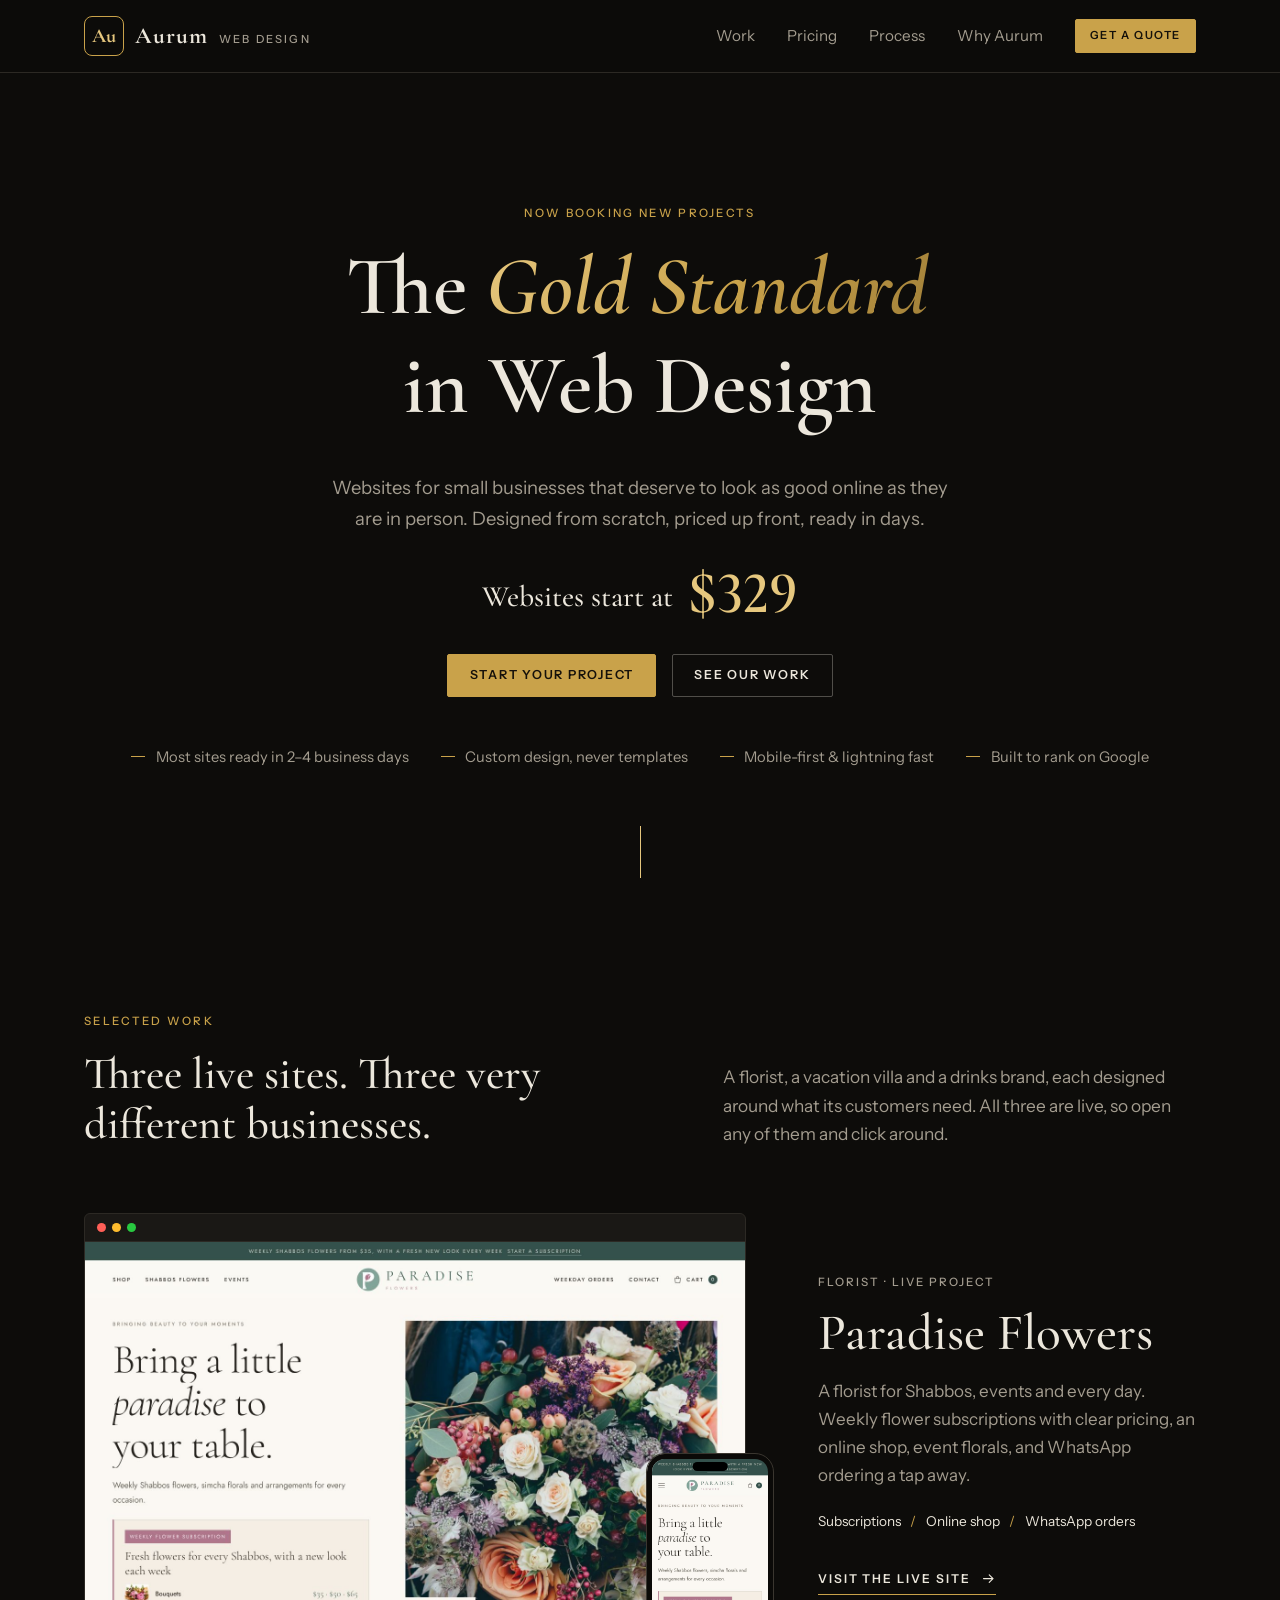
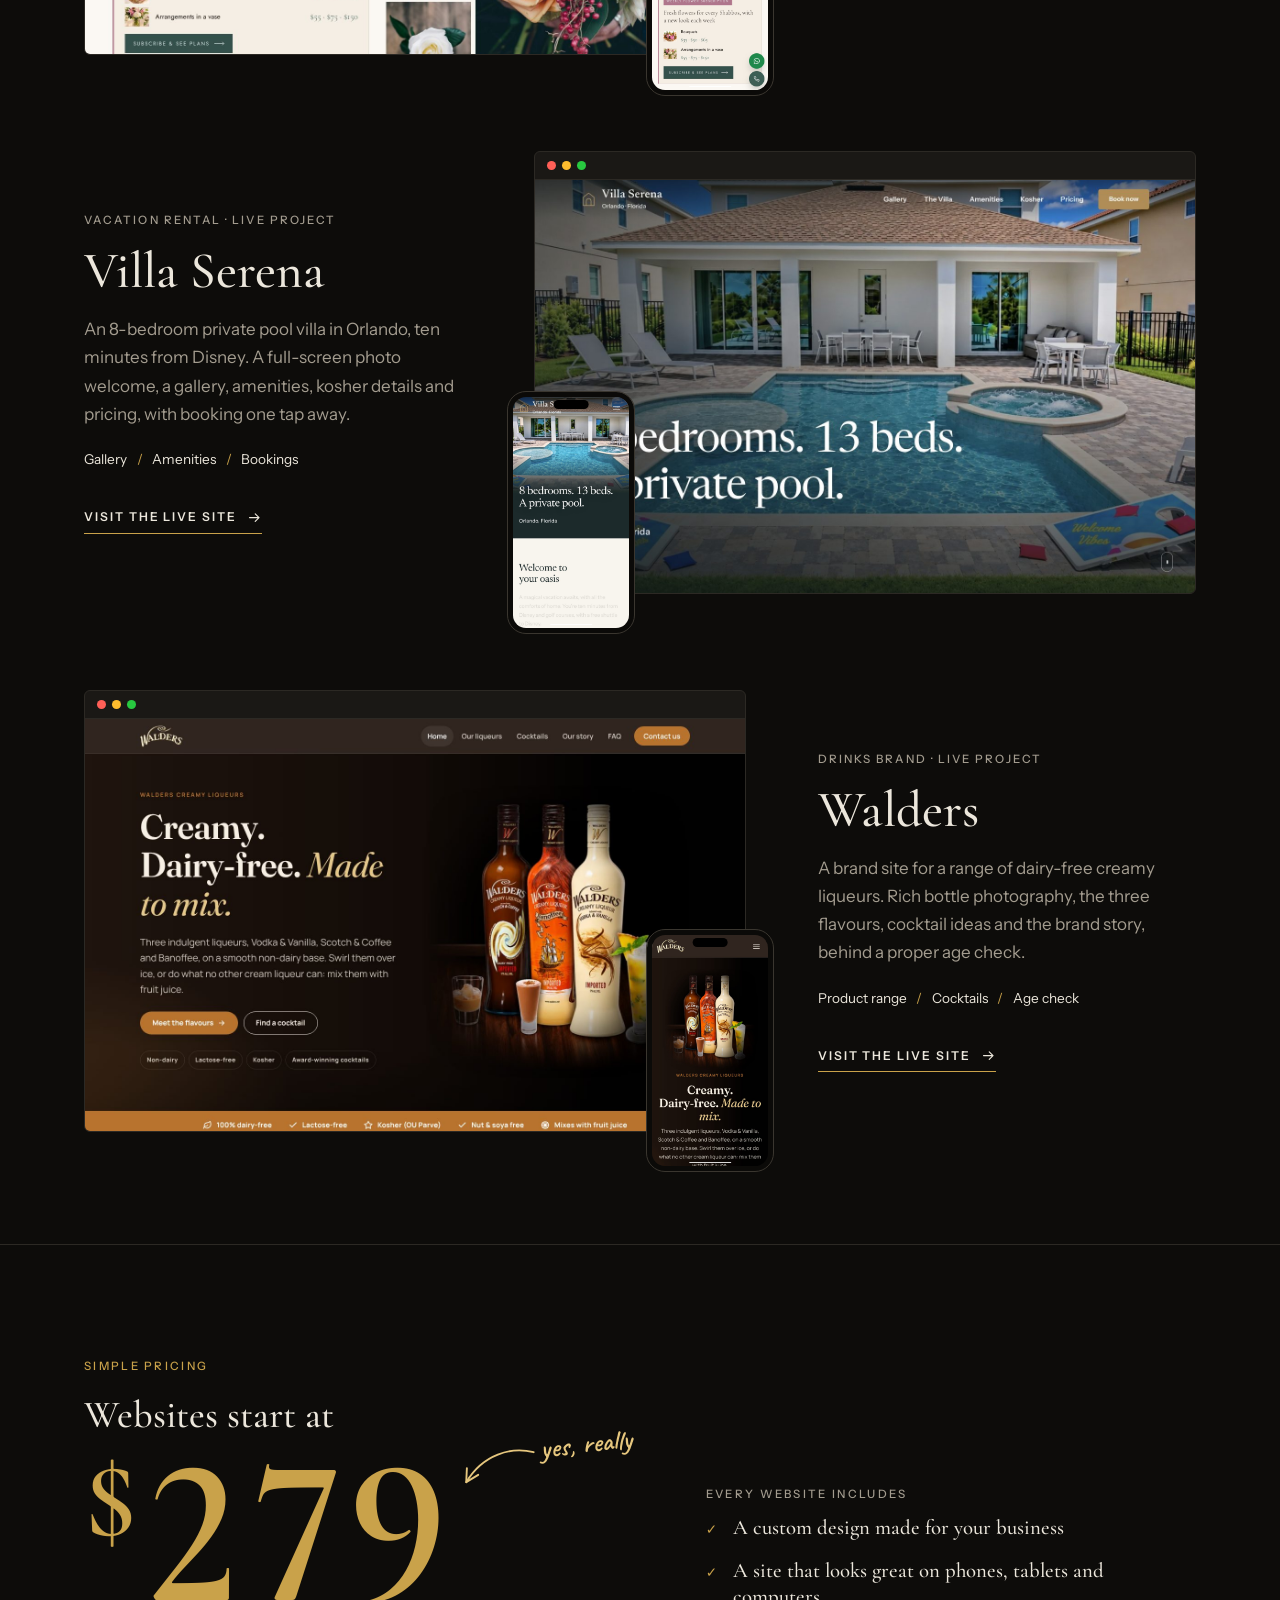
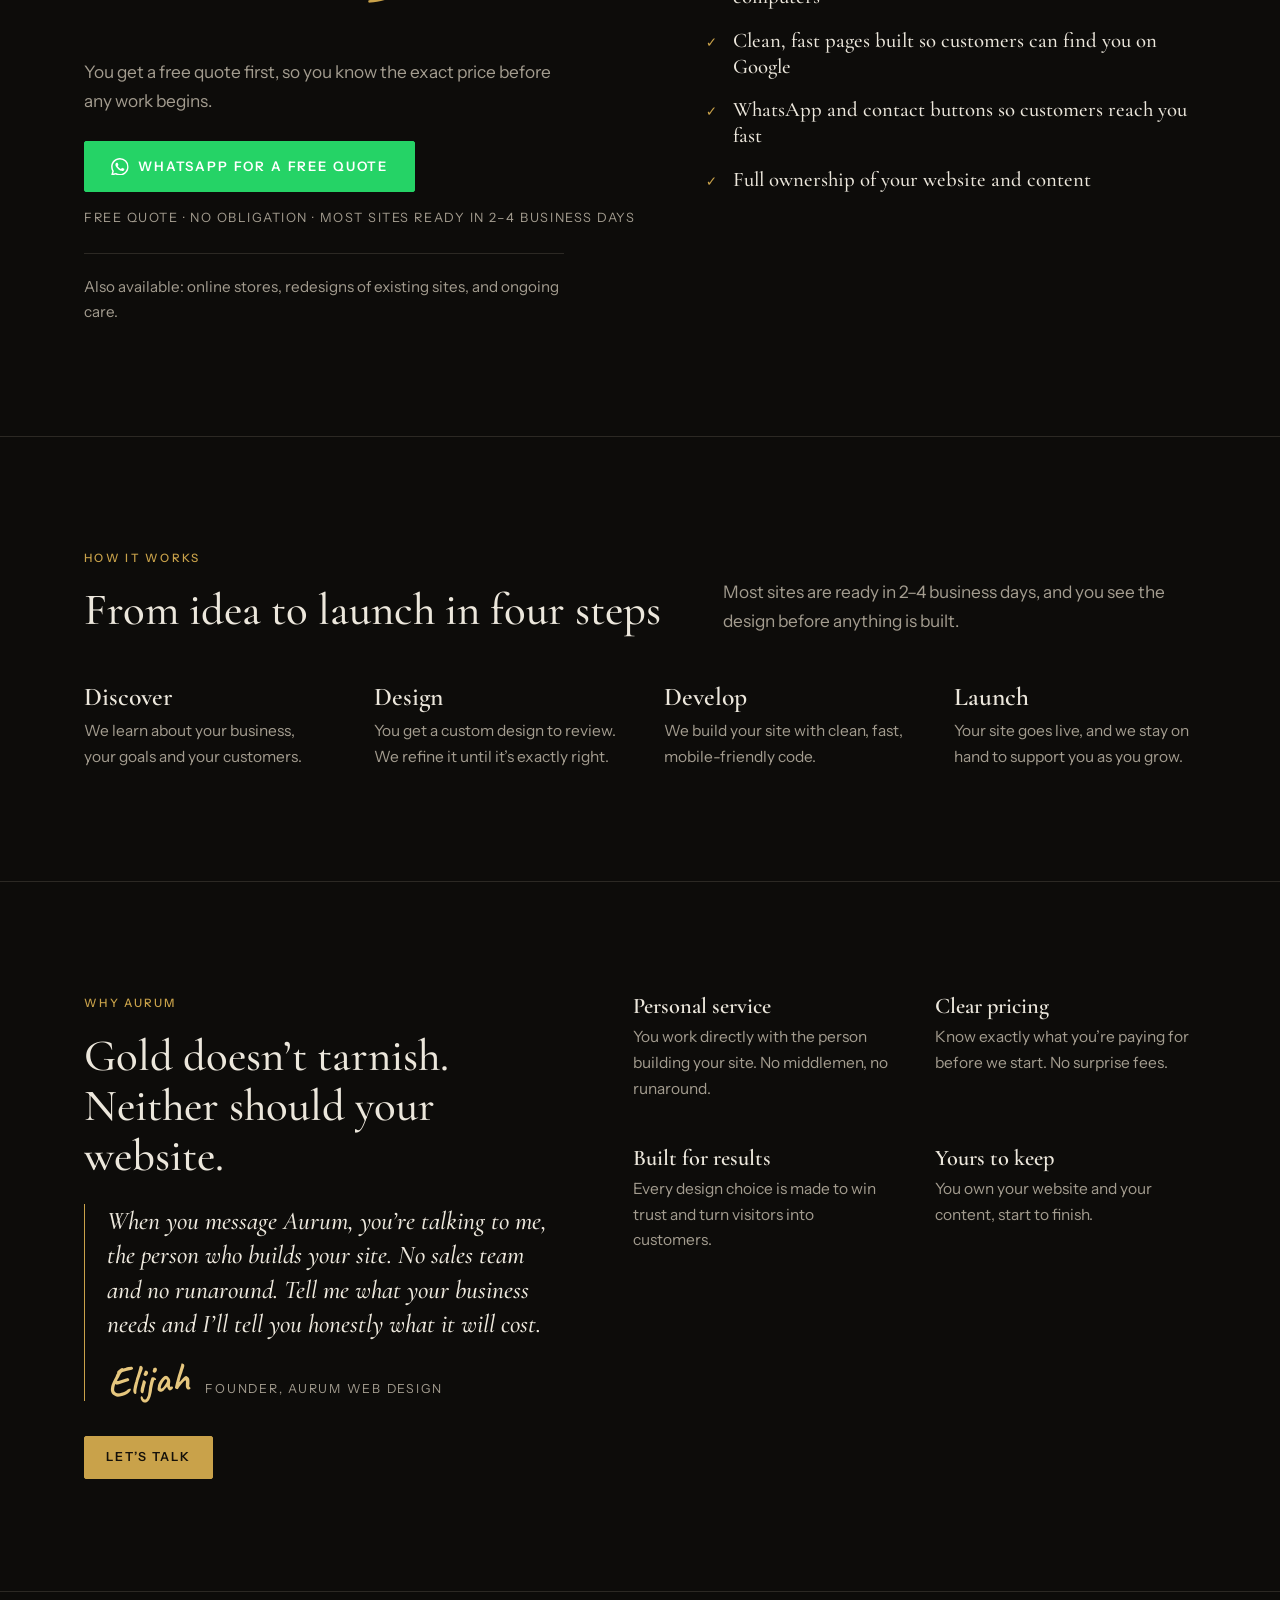
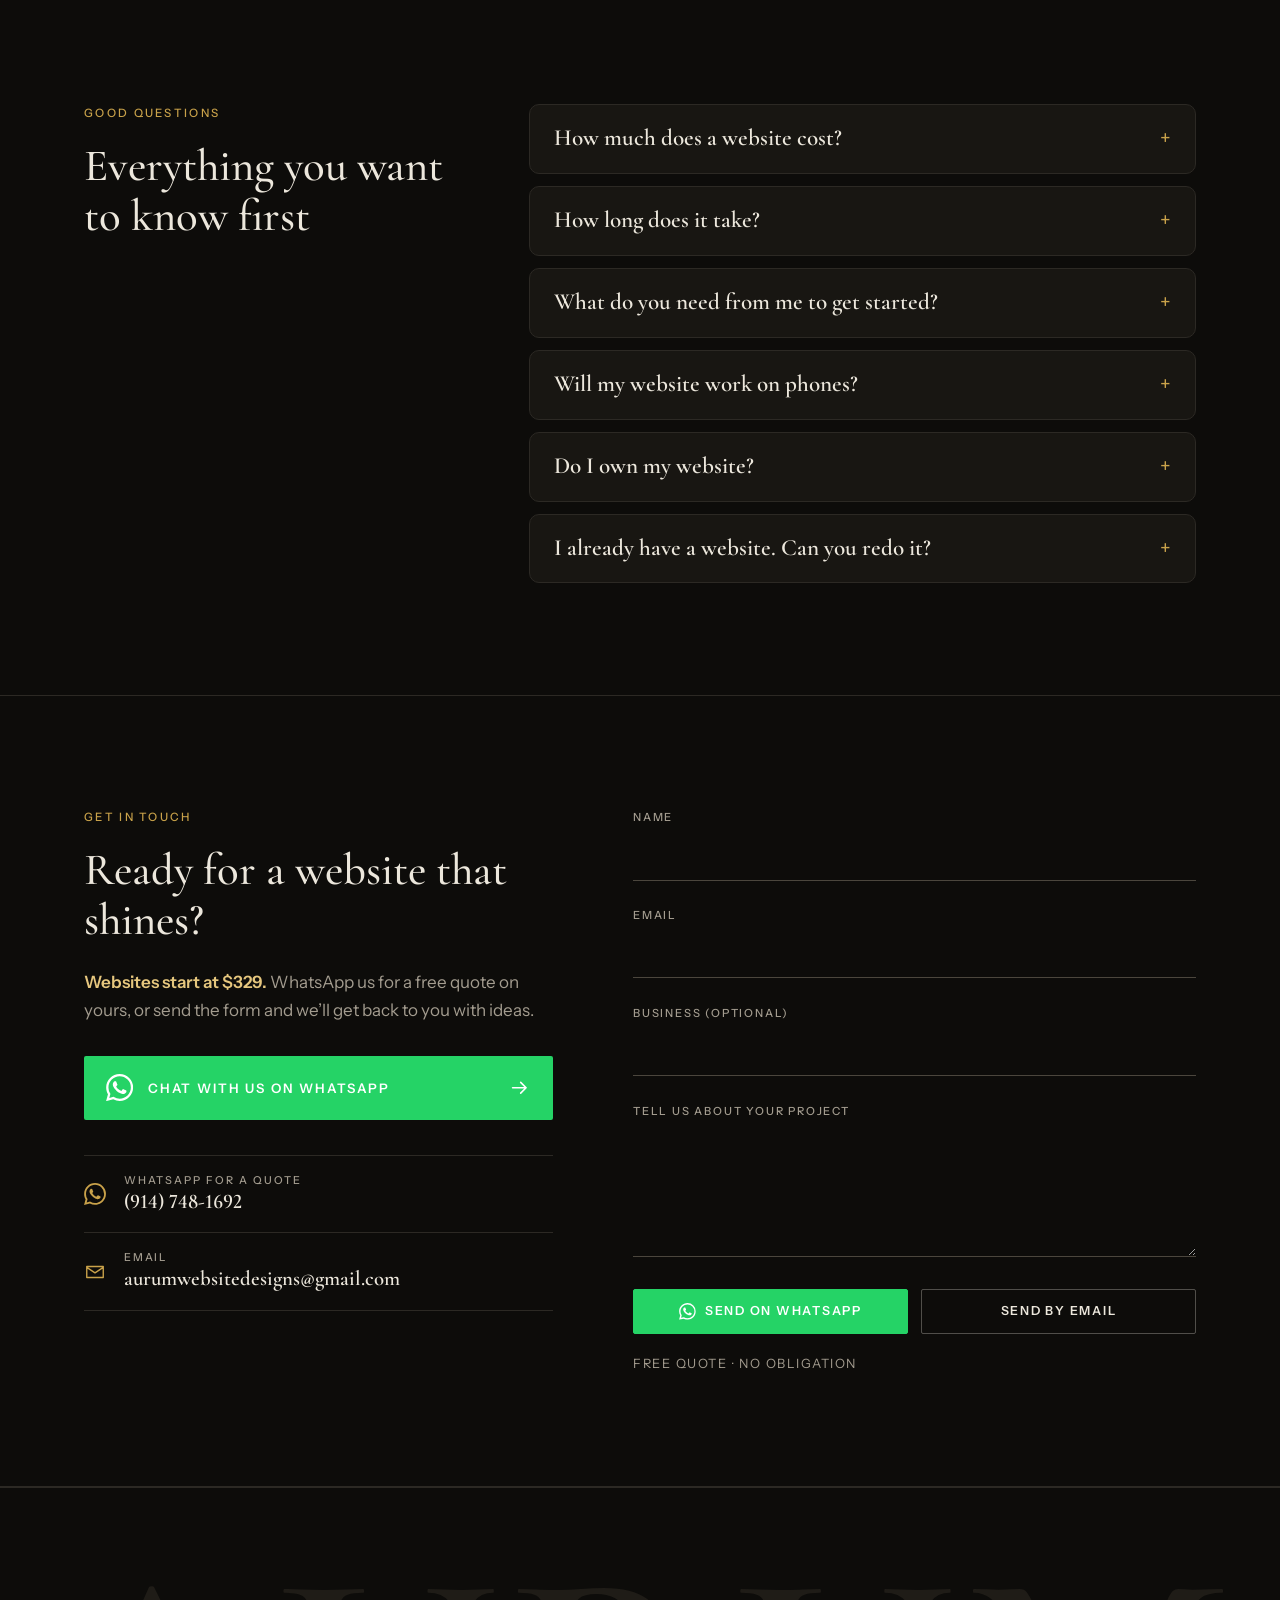
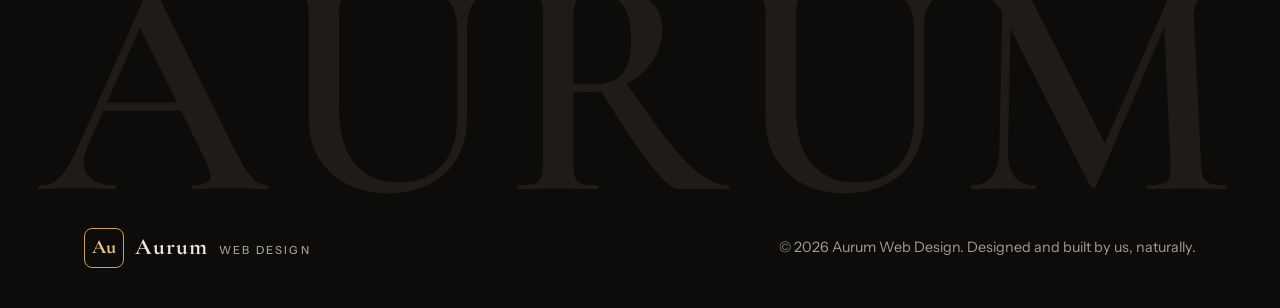
<file: index.html>
<!doctype html>
<html lang="en">
<head>
  <meta charset="utf-8">
  <meta name="viewport" content="width=device-width, initial-scale=1">
  <title>Aurum Web Design | The Gold Standard in Web Design</title>
  <meta name="description" content="Aurum Web Design builds fast, beautiful, custom websites that turn visitors into customers. Websites start at $329.">
  <link rel="canonical" href="https://aurumwebdesign.com/">

  <!-- Social sharing previews (WhatsApp, Facebook, iMessage, LinkedIn, etc.) -->
  <meta property="og:type" content="website">
  <meta property="og:site_name" content="Aurum Web Design">
  <meta property="og:locale" content="en_US">
  <meta property="og:url" content="https://aurumwebdesign.com/">
  <meta property="og:title" content="Aurum Web Design | The Gold Standard in Web Design">
  <meta property="og:description" content="Custom websites for small businesses, ready in days. Websites start at $329, with a free quote first.">
  <meta property="og:image" content="https://aurumwebdesign.com/og-ad-329.jpg">
  <meta property="og:image:secure_url" content="https://aurumwebdesign.com/og-ad-329.jpg">
  <meta property="og:image:type" content="image/jpeg">
  <meta property="og:image:width" content="1200">
  <meta property="og:image:height" content="630">
  <meta property="og:image:alt" content="Aurum Web Design. Modern. Professional. Affordable. Websites starting at $329.">

  <!-- Twitter / X -->
  <meta name="twitter:card" content="summary_large_image">
  <meta name="twitter:title" content="Aurum Web Design | The Gold Standard in Web Design">
  <meta name="twitter:description" content="Custom websites for small businesses, ready in days. Websites start at $329, with a free quote first.">
  <meta name="twitter:image" content="https://aurumwebdesign.com/og-ad-329.jpg">
  <meta name="twitter:image:alt" content="Aurum Web Design. Modern. Professional. Affordable. Websites starting at $329.">
  <meta name="theme-color" content="#0b0b0d">
  <link rel="icon" href="favicon.svg" type="image/svg+xml">
  <script>
    // Turn animations on only when JavaScript works and the visitor hasn't asked for reduced motion.
    (function () {
      var d = document.documentElement;
      d.classList.add("js");
      var reduce = false;
      try { reduce = window.matchMedia("(prefers-reduced-motion: reduce)").matches; } catch (e) {}
      if (reduce) return;
      d.classList.add("motion");
      try {
        if (sessionStorage.getItem("aurumIntro")) d.classList.add("no-intro");
        else sessionStorage.setItem("aurumIntro", "1");
      } catch (e) {}
      // Safety net: if the main script never starts, show everything.
      setTimeout(function () { if (!window.__aurum) d.classList.remove("motion"); }, 5000);
    })();
  </script>
  <link rel="preconnect" href="https://fonts.googleapis.com">
  <link rel="preconnect" href="https://fonts.gstatic.com" crossorigin>
  <link href="https://fonts.googleapis.com/css2?family=Cormorant+Garamond:ital,wght@0,500;0,600;0,700;1,500;1,600&family=Instrument+Sans:wght@400;500;600&family=Caveat:wght@500;600&display=swap" rel="stylesheet">
  <link rel="stylesheet" href="styles.css?v=20">
</head>
<body>
  <svg width="0" height="0" style="position:absolute" aria-hidden="true">
    <symbol id="wa" viewBox="0 0 24 24">
      <path d="M17.472 14.382c-.297-.149-1.758-.867-2.03-.967-.273-.099-.471-.148-.67.15-.197.297-.767.966-.94 1.164-.173.199-.347.223-.644.075-.297-.15-1.255-.463-2.39-1.475-.883-.788-1.48-1.761-1.653-2.059-.173-.297-.018-.458.13-.606.134-.133.298-.347.446-.52.149-.174.198-.298.298-.497.099-.198.05-.371-.025-.52-.075-.149-.669-1.612-.916-2.207-.242-.579-.487-.5-.669-.51-.173-.008-.371-.01-.57-.01-.198 0-.52.074-.792.372-.272.297-1.04 1.016-1.04 2.479 0 1.462 1.065 2.875 1.213 3.074.149.198 2.096 3.2 5.077 4.487.709.306 1.262.489 1.694.625.712.227 1.36.195 1.871.118.571-.085 1.758-.719 2.006-1.413.248-.694.248-1.289.173-1.413-.074-.124-.272-.198-.57-.347m-5.421 7.403h-.004a9.87 9.87 0 01-5.031-1.378l-.361-.214-3.741.982.998-3.648-.235-.374a9.86 9.86 0 01-1.51-5.26c.001-5.45 4.436-9.884 9.888-9.884 2.64 0 5.122 1.03 6.988 2.898a9.825 9.825 0 012.893 6.994c-.003 5.45-4.437 9.884-9.885 9.884m8.413-18.297A11.815 11.815 0 0012.05 0C5.495 0 .16 5.335.157 11.892c0 2.096.547 4.142 1.588 5.945L.057 24l6.305-1.654a11.882 11.882 0 005.683 1.448h.005c6.554 0 11.89-5.335 11.893-11.893a11.821 11.821 0 00-3.48-8.413z"/>
    </symbol>
  </svg>

  <!-- Opening animation -->
  <div class="intro" aria-hidden="true">
    <div class="intro-mark">
      <svg viewBox="0 0 100 100"><rect x="3" y="3" width="94" height="94" rx="18" pathLength="1"/></svg>
      <span>Au</span>
    </div>
  </div>


  <header class="nav" id="top">
    <div class="container nav-inner">
      <a href="#top" class="logo" aria-label="Aurum Web Design home">
        <span class="logo-mark">Au</span>
        <span class="logo-text">Aurum <span>Web Design</span></span>
      </a>
      <button class="nav-toggle" aria-label="Open menu" aria-expanded="false" aria-controls="nav-links">
        <span></span><span></span><span></span>
      </button>
      <nav class="nav-links" id="nav-links">
        <a href="#work">Work</a>
        <a href="#pricing">Pricing</a>
        <a href="#process">Process</a>
        <a href="#why">Why Aurum</a>
        <a href="#contact" class="btn btn-small">Get a Quote</a>
      </nav>
    </div>
    <div class="nav-progress" aria-hidden="true"></div>
  </header>

  <main>
    <section class="hero">
      <div class="container hero-inner">
        <p class="eyebrow">Now Booking New Projects</p>
        <h1>
          <span class="line"><span class="line-in">The <em>Gold Standard</em></span></span>
          <span class="line"><span class="line-in">in Web Design</span></span>
        </h1>
        <p class="lead">Websites for small businesses that deserve to look as good online as they are in person. Designed from scratch, priced up front, ready in days.</p>
        <p class="hero-price">Websites start at <strong>$329</strong></p>
        <div class="hero-actions">
          <a href="#contact" class="btn">Start Your Project</a>
          <a href="#work" class="btn btn-ghost">See Our Work</a>
        </div>
        <ul class="hero-points">
          <li>Most sites ready in 2&ndash;4 business days</li>
          <li>Custom design, never templates</li>
          <li>Mobile-first &amp; lightning fast</li>
          <li>Built to rank on Google</li>
        </ul>
      </div>
      <a href="#work" class="scroll-hint" aria-label="Scroll down to our work"><span></span></a>
    </section>

    <section class="section" id="work">
      <div class="container">
        <div class="sec-head">
          <div>
            <p class="eyebrow" data-reveal>Selected Work</p>
            <h2 data-split>Three live sites. Three very different businesses.</h2>
          </div>
          <p class="section-lead" data-reveal>A florist, a vacation villa and a drinks brand, each designed around what its customers need. All three are live, so open any of them and click around.</p>
        </div>
        <article class="project" data-reveal>
          <a class="project-media" href="https://theparadiseflowers.com" target="_blank" rel="noopener" aria-label="Open the Paradise Flowers website">
            <span class="frame"><span class="frame-bar"><i></i><i></i><i></i></span><img src="work/shots/paradiseflowers-desktop.jpg" alt="Homepage of the Paradise Flowers website" width="1440" height="900" loading="lazy"></span>
            <span class="frame-phone"><img src="work/shots/paradiseflowers-mobile.jpg" alt="" width="780" height="1560" loading="lazy"></span>
          </a>
          <div class="project-info">
            <p class="project-meta">Florist &middot; Live project</p>
            <h3>Paradise Flowers</h3>
            <p>A florist for Shabbos, events and every day. Weekly flower subscriptions with clear pricing, an online shop, event florals, and WhatsApp ordering a tap away.</p>
            <ul class="project-tags"><li>Subscriptions</li><li>Online shop</li><li>WhatsApp orders</li></ul>
            <a class="link-arrow" href="https://theparadiseflowers.com" target="_blank" rel="noopener">Visit the live site<svg viewBox="0 0 24 24" aria-hidden="true"><path d="M4 12h15M13 6l6 6-6 6"/></svg></a>
          </div>
        </article>
        <article class="project" data-reveal>
          <a class="project-media" href="https://luxuryvillaflorida.vercel.app" target="_blank" rel="noopener" aria-label="Open the Villa Serena website">
            <span class="frame"><span class="frame-bar"><i></i><i></i><i></i></span><img src="work/shots/luxuryvilla-desktop.jpg" alt="Homepage of the Villa Serena website" width="1440" height="900" loading="lazy"></span>
            <span class="frame-phone"><img src="work/shots/luxuryvilla-mobile.jpg" alt="" width="780" height="1560" loading="lazy"></span>
          </a>
          <div class="project-info">
            <p class="project-meta">Vacation rental &middot; Live project</p>
            <h3>Villa Serena</h3>
            <p>An 8-bedroom private pool villa in Orlando, ten minutes from Disney. A full-screen photo welcome, a gallery, amenities, kosher details and pricing, with booking one tap away.</p>
            <ul class="project-tags"><li>Gallery</li><li>Amenities</li><li>Bookings</li></ul>
            <a class="link-arrow" href="https://luxuryvillaflorida.vercel.app" target="_blank" rel="noopener">Visit the live site<svg viewBox="0 0 24 24" aria-hidden="true"><path d="M4 12h15M13 6l6 6-6 6"/></svg></a>
          </div>
        </article>
        <article class="project" data-reveal>
          <a class="project-media" href="https://walders.vercel.app" target="_blank" rel="noopener" aria-label="Open the Walders website">
            <span class="frame"><span class="frame-bar"><i></i><i></i><i></i></span><img src="work/shots/walders-desktop.jpg" alt="Homepage of the Walders website" width="1440" height="900" loading="lazy"></span>
            <span class="frame-phone"><img src="work/shots/walders-mobile.jpg" alt="" width="780" height="1560" loading="lazy"></span>
          </a>
          <div class="project-info">
            <p class="project-meta">Drinks brand &middot; Live project</p>
            <h3>Walders</h3>
            <p>A brand site for a range of dairy-free creamy liqueurs. Rich bottle photography, the three flavours, cocktail ideas and the brand story, behind a proper age check.</p>
            <ul class="project-tags"><li>Product range</li><li>Cocktails</li><li>Age check</li></ul>
            <a class="link-arrow" href="https://walders.vercel.app" target="_blank" rel="noopener">Visit the live site<svg viewBox="0 0 24 24" aria-hidden="true"><path d="M4 12h15M13 6l6 6-6 6"/></svg></a>
          </div>
        </article>
      </div>
    </section>

    <section class="section section-alt offer" id="pricing">
      <div class="container offer-grid">
        <div class="offer-price" data-reveal>
          <p class="eyebrow">Simple Pricing</p>
          <p class="offer-from">Websites start at</p>
          <div class="offer-amount-wrap">
            <p class="offer-amount"><span class="cur">$</span><span data-count="329">329</span></p>
            <span class="scribble" aria-hidden="true">
              <svg viewBox="0 0 200 80"><path pathLength="1" d="M84 28C60 22 30 30 12 60"/><path pathLength="1" d="M12.7 45L12 60l12.8-7.8"/><text x="92" y="34" transform="rotate(-6 92 34)">yes, really</text></svg>
            </span>
          </div>
          <p class="offer-note">You get a free quote first, so you know the exact price before any work begins.</p>
          <a href="https://wa.me/19147481692?text=Hi%20Aurum%20Web%20Design%2C%20I%27d%20like%20a%20quote%20for%20a%20website." target="_blank" rel="noopener" class="btn btn-large btn-wa"><svg class="btn-icon"><use href="#wa"/></svg>WhatsApp for a Free Quote</a>
          <p class="offer-small">Free quote &middot; No obligation &middot; Most sites ready in 2&ndash;4 business days</p>
          <p class="offer-also">Also available: online stores, redesigns of existing sites, and ongoing care.</p>
        </div>
        <div>
          <h3 class="offer-title" data-reveal>Every website includes</h3>
          <ul class="offer-list" data-stagger>
            <li data-reveal="right">A custom design made for your business</li>
            <li data-reveal="right">A site that looks great on phones, tablets and computers</li>
            <li data-reveal="right">Clean, fast pages built so customers can find you on Google</li>
            <li data-reveal="right">WhatsApp and contact buttons so customers reach you fast</li>
            <li data-reveal="right">Full ownership of your website and content</li>
          </ul>
        </div>
      </div>
    </section>

    <section class="section" id="process">
      <div class="container">
        <div class="sec-head">
          <div>
            <p class="eyebrow" data-reveal>How It Works</p>
            <h2 data-split>From idea to launch in four steps</h2>
          </div>
          <p class="section-lead" data-reveal>Most sites are ready in 2&ndash;4 business days, and you see the design before anything is built.</p>
        </div>
        <ol class="steps" data-stagger>
          <li data-reveal><h3>Discover</h3><p>We learn about your business, your goals and your customers.</p></li>
          <li data-reveal><h3>Design</h3><p>You get a custom design to review. We refine it until it&rsquo;s exactly right.</p></li>
          <li data-reveal><h3>Develop</h3><p>We build your site with clean, fast, mobile-friendly code.</p></li>
          <li data-reveal><h3>Launch</h3><p>Your site goes live, and we stay on hand to support you as you grow.</p></li>
        </ol>
      </div>
    </section>

    <section class="section section-alt" id="why">
      <div class="container why">
        <div class="why-text">
          <p class="eyebrow" data-reveal>Why Aurum</p>
          <h2 data-split>Gold doesn&rsquo;t tarnish. Neither should your website.</h2>
          <figure class="note" data-reveal>
            <blockquote>When you message Aurum, you&rsquo;re talking to me, the person who builds your site. No sales team and no runaround. Tell me what your business needs and I&rsquo;ll tell you honestly what it will cost.</blockquote>
            <figcaption><span class="sig">Elijah</span><small>Founder, Aurum Web Design</small></figcaption>
          </figure>
          <div data-reveal><a href="#contact" class="btn">Let&rsquo;s Talk</a></div>
        </div>
        <ul class="why-list" data-stagger>
          <li data-reveal="right">
            <h3>Personal service</h3>
            <p>You work directly with the person building your site. No middlemen, no runaround.</p>
          </li>
          <li data-reveal="right">
            <h3>Clear pricing</h3>
            <p>Know exactly what you&rsquo;re paying for before we start. No surprise fees.</p>
          </li>
          <li data-reveal="right">
            <h3>Built for results</h3>
            <p>Every design choice is made to win trust and turn visitors into customers.</p>
          </li>
          <li data-reveal="right">
            <h3>Yours to keep</h3>
            <p>You own your website and your content, start to finish.</p>
          </li>
        </ul>
      </div>
    </section>

    <section class="section" id="faq">
      <div class="container faq">
        <div class="faq-head">
          <p class="eyebrow" data-reveal>Good Questions</p>
          <h2 data-split>Everything you want to know first</h2>
        </div>
        <div class="faq-list" data-stagger>
          <details class="faq-item" data-reveal>
            <summary>How much does a website cost?</summary>
            <div class="faq-a"><p>Websites start at $329. The final price depends on how many pages and features you need. Message us on WhatsApp and you&rsquo;ll get a free quote before any work begins.</p></div>
          </details>
          <details class="faq-item" data-reveal>
            <summary>How long does it take?</summary>
            <div class="faq-a"><p>Most sites are ready in 2&ndash;4 business days. Larger sites can take longer, and you&rsquo;ll get a clear timeline together with your quote.</p></div>
          </details>
          <details class="faq-item" data-reveal>
            <summary>What do you need from me to get started?</summary>
            <div class="faq-a"><p>A logo, a few photos and a short description of your business are a great start. If you don&rsquo;t have those yet, we&rsquo;ll help you work them out.</p></div>
          </details>
          <details class="faq-item" data-reveal>
            <summary>Will my website work on phones?</summary>
            <div class="faq-a"><p>Yes. Every site is designed for phones first, then tablets and computers, so it looks right on any screen.</p></div>
          </details>
          <details class="faq-item" data-reveal>
            <summary>Do I own my website?</summary>
            <div class="faq-a"><p>Yes. The website and everything on it are yours.</p></div>
          </details>
          <details class="faq-item" data-reveal>
            <summary>I already have a website. Can you redo it?</summary>
            <div class="faq-a"><p>Yes. We can give an existing site a full redesign so it matches the quality of your business.</p></div>
          </details>
        </div>
      </div>
    </section>

    <section class="section section-alt cta" id="contact">
      <div class="container contact">
        <div class="contact-text">
          <p class="eyebrow" data-reveal>Get in Touch</p>
          <h2 data-split>Ready for a website that shines?</h2>
          <p data-reveal><strong>Websites start at $329.</strong> WhatsApp us for a free quote on yours, or send the form and we&rsquo;ll get back to you with ideas.</p>
          <div data-reveal>
            <a class="btn-chat btn-wa" href="https://wa.me/19147481692" target="_blank" rel="noopener">
              <svg class="btn-chat-icon" aria-hidden="true"><use href="#wa"/></svg>
              <span>Chat with us on WhatsApp</span>
              <svg class="btn-chat-arrow" viewBox="0 0 24 24" aria-hidden="true"><path d="M4 12h15M13 6l6 6-6 6"/></svg>
            </a>
          </div>
          <div class="contact-links" data-stagger>
            <a class="contact-link" data-reveal href="https://wa.me/19147481692?text=Hi%20Aurum%20Web%20Design%2C%20I%27d%20like%20a%20quote%20for%20a%20website." target="_blank" rel="noopener">
              <span class="contact-link-icon wa"><svg><use href="#wa"/></svg></span>
              <span><small>WhatsApp for a quote</small>(914) 748-1692</span>
            </a>
            <a class="contact-link" data-reveal href="mailto:aurumwebsitedesigns@gmail.com">
              <span class="contact-link-icon"><svg viewBox="0 0 24 24"><path d="M3 6h18v12H3zM3 7l9 6 9-6"/></svg></span>
              <span><small>Email</small>aurumwebsitedesigns@gmail.com</span>
            </a>
          </div>
        </div>
        <form class="contact-form" id="contact-form" data-reveal novalidate>
          <label>
            <span>Name</span>
            <input type="text" name="name" autocomplete="name" required>
          </label>
          <label>
            <span>Email</span>
            <input type="email" name="email" autocomplete="email" required>
          </label>
          <label>
            <span>Business (optional)</span>
            <input type="text" name="business" autocomplete="organization">
          </label>
          <label>
            <span>Tell us about your project</span>
            <textarea name="message" rows="4" required></textarea>
          </label>
          <div class="form-actions">
            <button type="submit" class="btn btn-wa" data-via="whatsapp"><svg class="btn-icon"><use href="#wa"/></svg>Send on WhatsApp</button>
            <button type="submit" class="btn btn-ghost" data-via="email">Send by Email</button>
          </div>
          <p class="form-status" role="status" aria-live="polite"></p>
          <p class="form-small">Free quote &middot; No obligation</p>
        </form>
      </div>
    </section>
  </main>

  <footer class="footer">
    <div class="wordmark" aria-hidden="true">
      <span style="--i:0">A</span><span style="--i:1">U</span><span style="--i:2">R</span><span style="--i:3">U</span><span style="--i:4">M</span>
    </div>
    <div class="container footer-inner">
      <a href="#top" class="logo" aria-label="Back to top">
        <span class="logo-mark">Au</span>
        <span class="logo-text">Aurum <span>Web Design</span></span>
      </a>
      <p>&copy; <span id="year">2026</span> Aurum Web Design. Designed and built by us, naturally.</p>
    </div>
  </footer>

  <a class="wa-fab" href="https://wa.me/19147481692?text=Hi%20Aurum%20Web%20Design%2C%20I%27d%20like%20a%20quote%20for%20a%20website." target="_blank" rel="noopener" aria-label="Chat with us on WhatsApp">
    <svg><use href="#wa"/></svg>
    <span>WhatsApp for a quote</span>
  </a>

  <script src="script.js?v=18"></script>
  <script data-goatcounter="https://aurumwebdesign.goatcounter.com/count" async src="https://gc.zgo.at/count.js"></script>
</body>
</html>
</file>
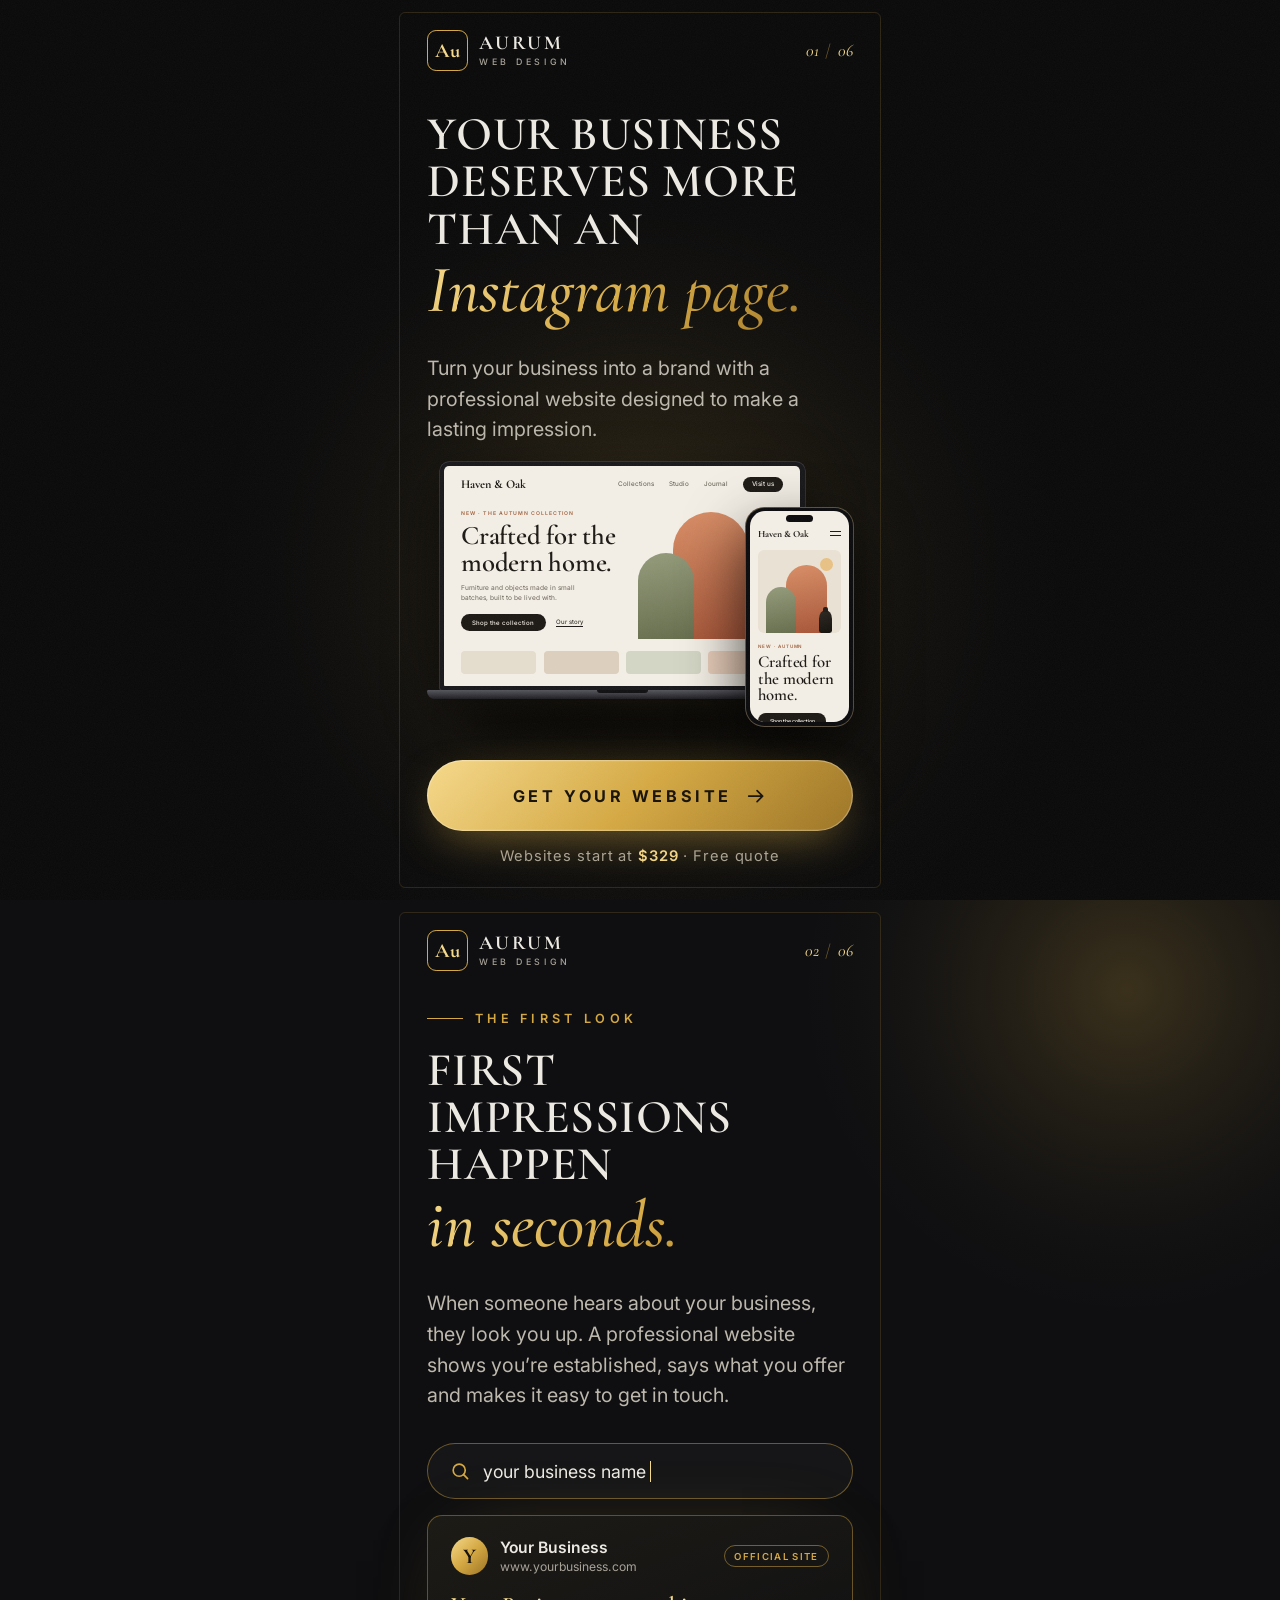
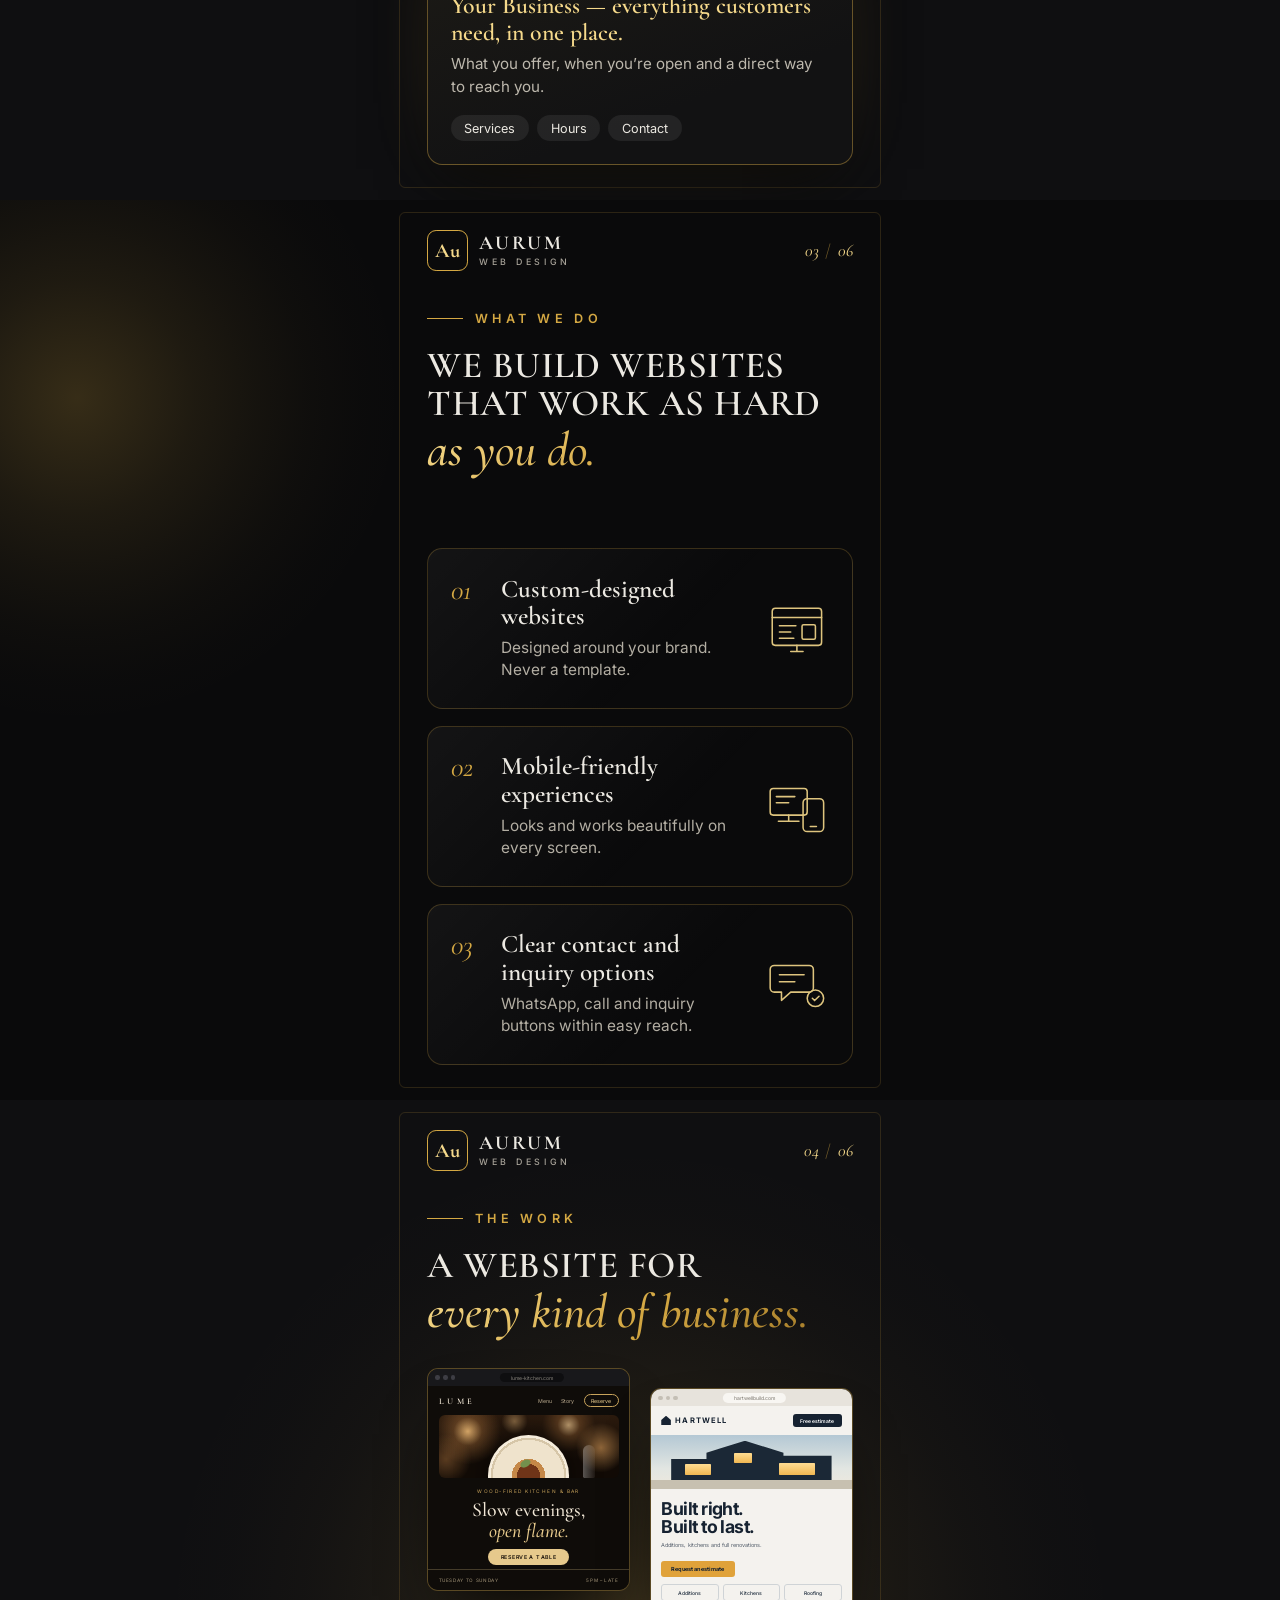
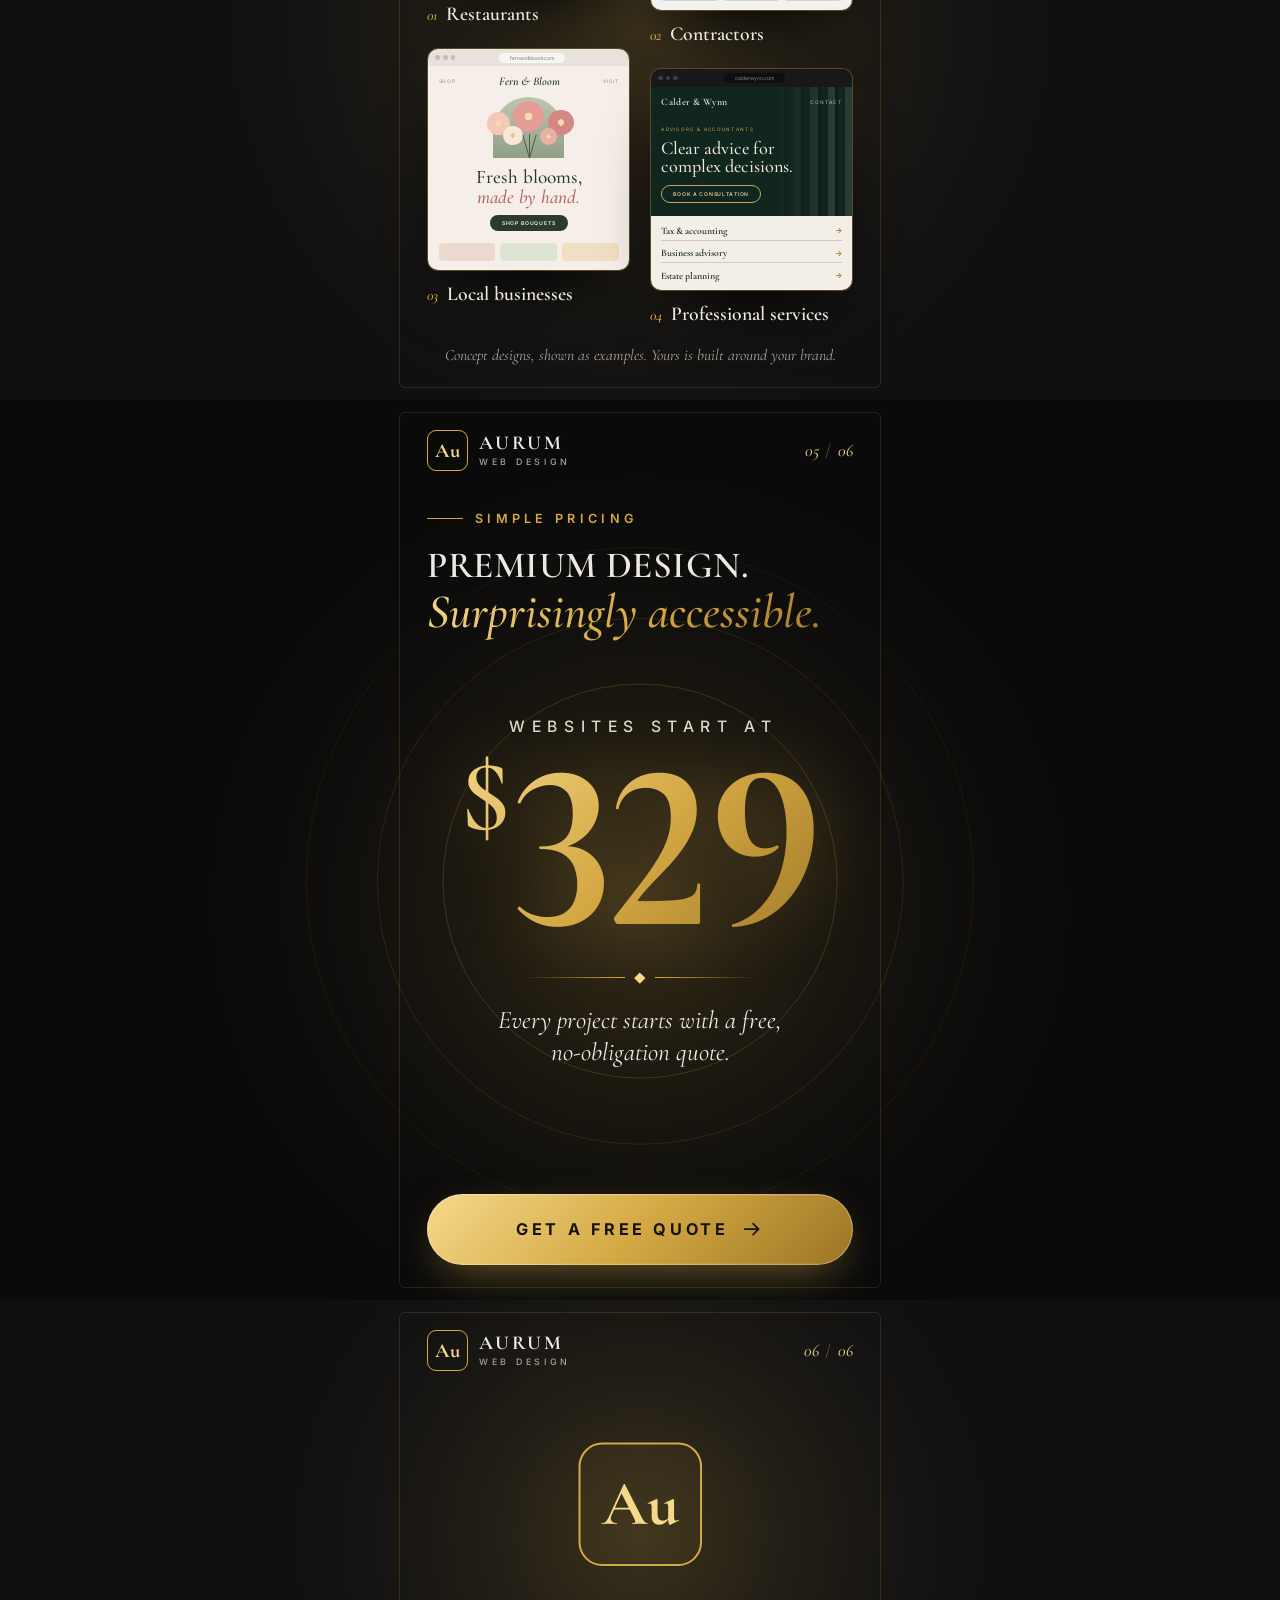
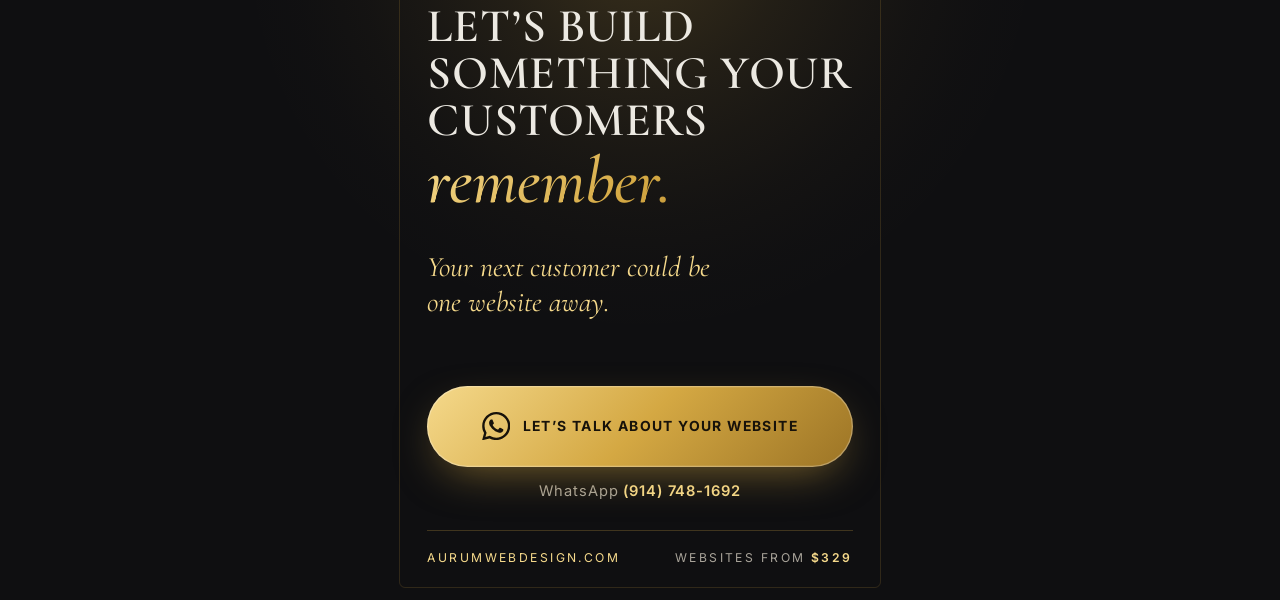
<file: ad/index.html>
<!doctype html>
<html lang="en">
<head>
  <meta charset="utf-8">
  <meta name="viewport" content="width=device-width, initial-scale=1, viewport-fit=cover">
  <title>Your business deserves more than an Instagram page | Aurum Web Design</title>
  <meta name="description" content="Professional websites for businesses, designed to make a lasting impression. Websites start at $329. Every project starts with a free, no-obligation quote.">
  <meta property="og:title" content="Your business deserves more than an Instagram page.">
  <meta property="og:description" content="Professional websites by Aurum Web Design. Websites start at $329, with a free, no-obligation quote.">
  <meta property="og:type" content="website">
  <meta property="og:url" content="https://aurumwebdesign.com/ad/">
  <meta name="theme-color" content="#0a0a0b">
  <link rel="icon" href="../favicon.svg" type="image/svg+xml">
  <script>
    // Entrance animations run only when JavaScript works and the visitor hasn't asked for reduced motion.
    (function () {
      var d = document.documentElement, reduce = false;
      try { reduce = window.matchMedia("(prefers-reduced-motion: reduce)").matches; } catch (e) {}
      if (reduce || !("IntersectionObserver" in window)) return;
      d.classList.add("motion");
      setTimeout(function () { if (!window.__aurumAd) d.classList.remove("motion"); }, 4000);
    })();
  </script>
  <link rel="preconnect" href="https://fonts.googleapis.com">
  <link rel="preconnect" href="https://fonts.gstatic.com" crossorigin>
  <link href="https://fonts.googleapis.com/css2?family=Cormorant+Garamond:ital,wght@0,500;0,600;0,700;1,500;1,600&family=Inter:wght@400;500;600;700&display=swap" rel="stylesheet">
  <link rel="stylesheet" href="ad.css">
</head>
<body>
  <svg width="0" height="0" style="position:absolute" aria-hidden="true">
    <symbol id="wa" viewBox="0 0 24 24">
      <path d="M17.472 14.382c-.297-.149-1.758-.867-2.03-.967-.273-.099-.471-.148-.67.15-.197.297-.767.966-.94 1.164-.173.199-.347.223-.644.075-.297-.15-1.255-.463-2.39-1.475-.883-.788-1.48-1.761-1.653-2.059-.173-.297-.018-.458.13-.606.134-.133.298-.347.446-.52.149-.174.198-.298.298-.497.099-.198.05-.371-.025-.52-.075-.149-.669-1.612-.916-2.207-.242-.579-.487-.5-.669-.51-.173-.008-.371-.01-.57-.01-.198 0-.52.074-.792.372-.272.297-1.04 1.016-1.04 2.479 0 1.462 1.065 2.875 1.213 3.074.149.198 2.096 3.2 5.077 4.487.709.306 1.262.489 1.694.625.712.227 1.36.195 1.871.118.571-.085 1.758-.719 2.006-1.413.248-.694.248-1.289.173-1.413-.074-.124-.272-.198-.57-.347m-5.421 7.403h-.004a9.87 9.87 0 01-5.031-1.378l-.361-.214-3.741.982.998-3.648-.235-.374a9.86 9.86 0 01-1.51-5.26c.001-5.45 4.436-9.884 9.888-9.884 2.64 0 5.122 1.03 6.988 2.898a9.825 9.825 0 012.893 6.994c-.003 5.45-4.437 9.884-9.885 9.884m8.413-18.297A11.815 11.815 0 0012.05 0C5.495 0 .16 5.335.157 11.892c0 2.096.547 4.142 1.588 5.945L.057 24l6.305-1.654a11.882 11.882 0 005.683 1.448h.005c6.554 0 11.89-5.335 11.893-11.893a11.821 11.821 0 00-3.48-8.413z"/>
    </symbol>
    <symbol id="arrow" viewBox="0 0 24 24"><path d="M4 12h15M13 6l6 6-6 6" fill="none" stroke="currentColor" stroke-width="1.8" stroke-linecap="round" stroke-linejoin="round"/></symbol>
  </svg>

  <div class="grain" aria-hidden="true"></div>

  <main>
    <!-- 1. Hero -->
    <section class="panel p-hero" id="top">
      <div class="frame">
        <header class="bar">
          <a class="brand" href="../" aria-label="Aurum Web Design home"><span class="mark">Au</span><span class="brand-name">Aurum<small>Web Design</small></span></a>
          <span class="count" aria-hidden="true">01 <i>/</i> 06</span>
        </header>

        <h1 class="h h-hero" data-r>Your business<br>deserves more<br>than an <em>Instagram page.</em></h1>
        <p class="p" data-r>Turn your business into a brand with a professional website designed to make a lasting impression.</p>

        <div class="devices" data-r aria-hidden="true">
          <div class="devices-glow"></div>
          <div class="laptop">
            <div class="laptop-screen">
              <div class="site haven">
                <div class="hv-nav"><b>Haven &amp; Oak</b><span>Collections</span><span>Studio</span><span>Journal</span><i>Visit us</i></div>
                <div class="hv-hero">
                  <div class="hv-copy">
                    <small>New &middot; The autumn collection</small>
                    <strong>Crafted for the modern home.</strong>
                    <p>Furniture and objects made in small batches, built to be lived with.</p>
                    <div class="hv-btns"><i>Shop the collection</i><u>Our story</u></div>
                  </div>
                  <div class="hv-art"><span class="arch a1"></span><span class="arch a2"></span><span class="sun"></span><span class="vase"></span></div>
                </div>
                <div class="hv-strip"><span></span><span></span><span></span><span></span></div>
              </div>
            </div>
            <div class="laptop-base"></div>
          </div>
          <div class="phone">
            <div class="phone-screen">
              <div class="site haven haven-m">
                <div class="hv-nav"><b>Haven &amp; Oak</b><em></em></div>
                <div class="hv-art"><span class="arch a1"></span><span class="arch a2"></span><span class="sun"></span><span class="vase"></span></div>
                <div class="hv-copy">
                  <small>New &middot; Autumn</small>
                  <strong>Crafted for the modern home.</strong>
                  <div class="hv-btns"><i>Shop the collection</i></div>
                </div>
              </div>
            </div>
          </div>
        </div>

        <div class="act" data-r>
          <a class="cta" href="https://wa.me/19147481692?text=Hi%20Aurum%20Web%20Design%2C%20I%27d%20like%20to%20get%20a%20website%20for%20my%20business." target="_blank" rel="noopener">Get your website<svg><use href="#arrow"/></svg></a>
          <p class="micro">Websites start at <b>$329</b> &middot; Free quote</p>
        </div>
      </div>
    </section>

    <!-- 2. The problem -->
    <section class="panel p-problem">
      <div class="frame">
        <header class="bar">
          <span class="brand"><span class="mark">Au</span><span class="brand-name">Aurum<small>Web Design</small></span></span>
          <span class="count" aria-hidden="true">02 <i>/</i> 06</span>
        </header>

        <p class="eb" data-r>The first look</p>
        <h2 class="h" data-r>First<br>impressions<br>happen <em>in seconds.</em></h2>
        <p class="p" data-r>When someone hears about your business, they look you up. A professional website shows you&rsquo;re established, says what you offer and makes it easy to get in touch.</p>

        <div class="lookup" data-r aria-hidden="true">
          <div class="lookup-bar">
            <svg viewBox="0 0 24 24"><circle cx="11" cy="11" r="6.5"/><path d="M20 20l-4.2-4.2"/></svg>
            <span class="typed">your business name</span>
          </div>
          <div class="result">
            <div class="result-top">
              <span class="result-icon">Y</span>
              <span class="result-site"><b>Your Business</b><small>www.yourbusiness.com</small></span>
              <span class="result-badge">Official site</span>
            </div>
            <p class="result-title">Your Business &mdash; everything customers need, in one place.</p>
            <p class="result-desc">What you offer, when you&rsquo;re open and a direct way to reach you.</p>
            <div class="result-chips"><span>Services</span><span>Hours</span><span>Contact</span></div>
          </div>
        </div>
      </div>
    </section>

    <!-- 3. The solution -->
    <section class="panel p-solution">
      <div class="frame">
        <header class="bar">
          <span class="brand"><span class="mark">Au</span><span class="brand-name">Aurum<small>Web Design</small></span></span>
          <span class="count" aria-hidden="true">03 <i>/</i> 06</span>
        </header>

        <p class="eb" data-r>What we do</p>
        <h2 class="h h-sm" data-r>We build websites<br>that work as hard <em>as you do.</em></h2>

        <ol class="feats">
          <li class="feat" data-r>
            <span class="feat-n">01</span>
            <div class="feat-t"><h3>Custom-designed websites</h3><p>Designed around your brand. Never a template.</p></div>
            <svg class="feat-art" viewBox="0 0 64 64" aria-hidden="true"><rect x="8" y="12" width="48" height="36" rx="3"/><path d="M8 21h48M15 29h16M15 35h11M15 41h14"/><rect x="37" y="28" width="13" height="14" rx="1.5"/><path d="M26 54h12M32 48v6"/></svg>
          </li>
          <li class="feat" data-r>
            <span class="feat-n">02</span>
            <div class="feat-t"><h3>Mobile-friendly experiences</h3><p>Looks and works beautifully on every screen.</p></div>
            <svg class="feat-art" viewBox="0 0 64 64" aria-hidden="true"><rect x="6" y="14" width="36" height="26" rx="3"/><path d="M14 46h20M24 40v6"/><rect x="38" y="24" width="20" height="32" rx="4"/><path d="M45 51h6"/><path d="M12 22h18M12 28h12"/></svg>
          </li>
          <li class="feat" data-r>
            <span class="feat-n">03</span>
            <div class="feat-t"><h3>Clear contact and inquiry options</h3><p>WhatsApp, call and inquiry buttons within easy reach.</p></div>
            <svg class="feat-art" viewBox="0 0 64 64" aria-hidden="true"><path d="M10 14h34a4 4 0 014 4v18a4 4 0 01-4 4H26l-9 8v-8h-7a4 4 0 01-4-4V18a4 4 0 014-4z"/><path d="M15 23h24M15 30h15"/><circle cx="50" cy="46" r="8"/><path d="M47 46l2.2 2.2L53.5 44"/></svg>
          </li>
        </ol>
      </div>
    </section>

    <!-- 4. Showcase -->
    <section class="panel p-show">
      <div class="frame">
        <header class="bar">
          <span class="brand"><span class="mark">Au</span><span class="brand-name">Aurum<small>Web Design</small></span></span>
          <span class="count" aria-hidden="true">04 <i>/</i> 06</span>
        </header>

        <p class="eb" data-r>The work</p>
        <h2 class="h h-sm" data-r>A website for <em>every kind of business.</em></h2>

        <div class="shots" aria-hidden="true">
          <figure class="shot" data-r>
            <div class="shot-frame">
              <div class="shot-bar"><i></i><i></i><i></i><span>lume-kitchen.com</span></div>
              <div class="site lume">
                <div class="lm-nav"><b>LUME</b><span>Menu</span><span>Story</span><i>Reserve</i></div>
                <div class="lm-photo"><span class="lm-plate"></span><span class="lm-glass"></span></div>
                <div class="lm-copy"><small>Wood-fired kitchen &amp; bar</small><strong>Slow evenings, <em>open flame.</em></strong><i>Reserve a table</i></div>
                <div class="lm-foot"><span>Tuesday to Sunday</span><span>5pm &ndash; late</span></div>
              </div>
            </div>
            <figcaption><i>01</i>Restaurants</figcaption>
          </figure>

          <figure class="shot" data-r>
            <div class="shot-frame">
              <div class="shot-bar light"><i></i><i></i><i></i><span>hartwellbuild.com</span></div>
              <div class="site hartwell">
                <div class="hw-nav"><b><u></u>HARTWELL</b><i>Free estimate</i></div>
                <div class="hw-photo"><span class="hw-house"></span><span class="hw-win w1"></span><span class="hw-win w2"></span><span class="hw-win w3"></span><span class="hw-ground"></span></div>
                <div class="hw-copy"><strong>Built right.<br>Built to last.</strong><p>Additions, kitchens and full renovations.</p><i>Request an estimate</i></div>
                <div class="hw-chips"><span>Additions</span><span>Kitchens</span><span>Roofing</span></div>
              </div>
            </div>
            <figcaption><i>02</i>Contractors</figcaption>
          </figure>

          <figure class="shot" data-r>
            <div class="shot-frame">
              <div class="shot-bar light"><i></i><i></i><i></i><span>fernandbloom.com</span></div>
              <div class="site fern">
                <div class="fb-nav"><span>Shop</span><b>Fern &amp; Bloom</b><span>Visit</span></div>
                <div class="fb-art"><span class="fb-arch"></span><span class="fl f1"></span><span class="fl f2"></span><span class="fl f3"></span><span class="fl f4"></span><span class="fl f5"></span><span class="fb-stem s1"></span><span class="fb-stem s2"></span><span class="fb-stem s3"></span></div>
                <div class="fb-copy"><strong>Fresh blooms, <em>made by hand.</em></strong><i>Shop bouquets</i></div>
                <div class="fb-tiles"><span></span><span></span><span></span></div>
              </div>
            </div>
            <figcaption><i>03</i>Local businesses</figcaption>
          </figure>

          <figure class="shot" data-r>
            <div class="shot-frame">
              <div class="shot-bar"><i></i><i></i><i></i><span>calderwynn.com</span></div>
              <div class="site calder">
                <div class="cw-top">
                  <div class="cw-nav"><b>Calder &amp; Wynn</b><span>Contact</span></div>
                  <div class="cw-cols"></div>
                  <div class="cw-copy"><small>Advisors &amp; accountants</small><strong>Clear advice for complex decisions.</strong><i>Book a consultation</i></div>
                </div>
                <ul class="cw-list"><li>Tax &amp; accounting<u>&rarr;</u></li><li>Business advisory<u>&rarr;</u></li><li>Estate planning<u>&rarr;</u></li></ul>
              </div>
            </div>
            <figcaption><i>04</i>Professional services</figcaption>
          </figure>
        </div>

        <p class="note" data-r>Concept designs, shown as examples. Yours is built around your brand.</p>
      </div>
    </section>

    <!-- 5. Pricing -->
    <section class="panel p-price">
      <div class="frame">
        <header class="bar">
          <span class="brand"><span class="mark">Au</span><span class="brand-name">Aurum<small>Web Design</small></span></span>
          <span class="count" aria-hidden="true">05 <i>/</i> 06</span>
        </header>

        <p class="eb" data-r>Simple pricing</p>
        <h2 class="h h-sm" data-r>Premium design. <em>Surprisingly accessible.</em></h2>

        <div class="price" data-r>
          <div class="rings" aria-hidden="true"><i></i><i></i><i></i></div>
          <p class="price-label">Websites start at</p>
          <p class="price-num"><span>$</span>329</p>
          <div class="price-rule" aria-hidden="true"><i></i></div>
          <p class="price-note">Every project starts with a free, <span class="nb">no-obligation</span> quote.</p>
        </div>

        <div class="act" data-r>
          <a class="cta" href="https://wa.me/19147481692?text=Hi%20Aurum%20Web%20Design%2C%20I%27d%20like%20a%20free%20quote%20for%20a%20website." target="_blank" rel="noopener">Get a free quote<svg><use href="#arrow"/></svg></a>
        </div>
      </div>
    </section>

    <!-- 6. Final call to action -->
    <section class="panel p-final" id="contact">
      <div class="frame">
        <header class="bar">
          <span class="brand"><span class="mark">Au</span><span class="brand-name">Aurum<small>Web Design</small></span></span>
          <span class="count" aria-hidden="true">06 <i>/</i> 06</span>
        </header>

        <div class="seal" data-r aria-hidden="true">
          <svg viewBox="0 0 100 100"><rect x="2" y="2" width="96" height="96" rx="18" pathLength="1"/></svg>
          <span>Au</span>
        </div>

        <h2 class="h" data-r>Let&rsquo;s build<br>something your<br>customers <em>remember.</em></h2>
        <p class="lede" data-r>Your next customer could be<br>one website away.</p>

        <div class="act" data-r>
          <a class="cta cta-wa" href="https://wa.me/19147481692?text=Hi%20Aurum%20Web%20Design%2C%20let%27s%20talk%20about%20a%20website%20for%20my%20business." target="_blank" rel="noopener"><svg class="wa"><use href="#wa"/></svg>Let&rsquo;s talk about your website</a>
          <p class="micro">WhatsApp <b>(914) 748-1692</b></p>
        </div>

        <footer class="foot" data-r>
          <a href="../">aurumwebdesign.com</a>
          <span>Websites from <b>$329</b></span>
        </footer>
      </div>
    </section>
  </main>

  <script src="ad.js"></script>
  <script data-goatcounter="https://aurumwebdesign.goatcounter.com/count" async src="https://gc.zgo.at/count.js"></script>
</body>
</html>
</file>
<file: styles.css>
/* Palette: warm black, ivory and one flat gold. The gradient is kept for the
   hero headline and small artwork only. */
:root {
  --bg: #0d0c0a;
  --bg-alt: #0d0c0a;
  --surface: #181612;
  --border: #2c2924;
  --text: #ece7dc;
  --muted: #a39c8f;
  --gold: #c9a24a;
  --gold-light: #e6c77e;
  --gold-dark: #8f6f2c;
  --gold-gradient: linear-gradient(120deg, #e6c77e 0%, #c9a24a 55%, #a07f38 100%);
  --serif: "Cormorant Garamond", Georgia, "Times New Roman", serif;
  --sans: "Instrument Sans", system-ui, -apple-system, "Segoe UI", Roboto, sans-serif;
  --hand: "Caveat", "Segoe Script", "Bradley Hand", cursive;
  --radius: 4px;
  --max: 1160px;
  --ease: cubic-bezier(0.16, 1, 0.3, 1);
  --ease-io: cubic-bezier(0.76, 0, 0.24, 1);
  /* When the hero entrance starts. Longer on the first visit, while the intro plays. */
  --d: 0.15s;
}
html.motion:not(.no-intro) { --d: 1.55s; }

*, *::before, *::after { box-sizing: border-box; }

html { scroll-behavior: smooth; scroll-padding-top: 80px; }

body {
  margin: 0;
  background: var(--bg);
  color: var(--text);
  font-family: var(--sans);
  font-size: 17px;
  line-height: 1.65;
  -webkit-font-smoothing: antialiased;
}

/* Keeps slide-in animations from making the page wider than the screen. */
main { overflow-x: clip; }

img, svg { display: block; max-width: 100%; }
a { color: inherit; text-decoration: none; }
::selection { background: var(--gold); color: #1a1407; }

h1, h2, h3 {
  font-family: var(--serif);
  font-weight: 600;
  line-height: 1.1;
  margin: 0 0 0.5em;
}
h1 { font-size: clamp(2.8rem, 7vw, 5.2rem); }
h2 { font-size: clamp(1.9rem, 3.7vw, 2.8rem); font-weight: 500; line-height: 1.12; }
h3 { font-size: 1.4rem; }
p { margin: 0 0 1em; }

.container {
  width: 100%;
  max-width: var(--max);
  margin: 0 auto;
  padding: 0 24px;
}

.eyebrow {
  font-size: 0.72rem;
  font-weight: 500;
  letter-spacing: 0.2em;
  text-transform: uppercase;
  color: var(--gold);
  margin-bottom: 1.1rem;
}

/* ---------- Opening animation ---------- */
.intro { display: none; }
.motion:not(.no-intro) .intro {
  display: grid;
  place-items: center;
  position: fixed;
  inset: 0;
  z-index: 500;
  background: var(--bg);
  pointer-events: none;
  clip-path: inset(0 0 0 0);
  animation: introOut 0.9s var(--ease-io) 1.25s forwards;
}
.intro-mark {
  position: relative;
  width: 96px;
  height: 96px;
  display: grid;
  place-items: center;
  animation: introMarkOut 0.5s ease-in 1.1s forwards;
}
.intro-mark svg { position: absolute; inset: 0; overflow: visible; }
.intro-mark rect {
  fill: none;
  stroke: var(--gold);
  stroke-width: 2;
  stroke-dasharray: 1;
  stroke-dashoffset: 1;
  animation: introDraw 1s var(--ease-io) forwards;
}
.intro-mark span {
  font-family: var(--serif);
  font-weight: 700;
  font-size: 2.9rem;
  color: var(--gold-light);
  opacity: 0;
  animation: introAu 0.7s var(--ease) 0.35s forwards;
}
@keyframes introDraw { to { stroke-dashoffset: 0; } }
@keyframes introAu {
  from { opacity: 0; scale: 0.8; filter: blur(8px); }
  to { opacity: 1; scale: 1; filter: blur(0); }
}
@keyframes introMarkOut { to { opacity: 0; scale: 1.2; } }
@keyframes introOut { to { clip-path: inset(0 0 100% 0); visibility: hidden; } }

/* ---------- Buttons ---------- */
.btn {
  display: inline-flex;
  align-items: center;
  justify-content: center;
  gap: 0.7em;
  padding: 1.05em 1.7em;
  border: 1px solid var(--gold);
  border-radius: 2px;
  background: var(--gold);
  color: #15110a;
  font-family: var(--sans);
  font-size: 0.78rem;
  font-weight: 600;
  letter-spacing: 0.14em;
  line-height: 1.2;
  text-align: center;
  text-transform: uppercase;
  cursor: pointer;
  transition: background-color 0.25s ease, border-color 0.25s ease, color 0.25s ease;
}
.btn:hover { background: var(--text); border-color: var(--text); }
.btn:focus-visible { outline: 2px solid var(--gold-light); outline-offset: 3px; }
.btn-ghost { background: transparent; border-color: rgba(236, 231, 220, 0.3); color: var(--text); }
.btn-ghost:hover { background: transparent; border-color: var(--gold-light); color: var(--gold-light); }
/* WhatsApp actions are green wherever they appear. */
.btn-wa, .btn-chat.btn-wa { background: #25d366; border-color: #25d366; color: #fff; }
.btn-wa:hover, .btn-chat.btn-wa:hover { background: #1ebe5a; border-color: #1ebe5a; color: #fff; }
.btn-small { padding: 0.8em 1.25em; font-size: 0.7rem; }
.btn-large { padding: 1.2em 2em; font-size: 0.82rem; }
.btn-icon { width: 1.35em; height: 1.35em; fill: currentColor; flex: none; }

/* ---------- Nav ---------- */
.nav {
  position: sticky;
  top: 0;
  z-index: 50;
  background: rgba(13, 12, 10, 0.88);
  backdrop-filter: blur(12px);
  -webkit-backdrop-filter: blur(12px);
  border-bottom: 1px solid var(--border);
  transition: transform 0.5s var(--ease);
}
.nav.nav-hidden { transform: translateY(-101%); }
.motion .nav { animation: navIn 0.9s var(--ease) calc(var(--d) + 0.2s) backwards; }
@keyframes navIn { from { transform: translateY(-101%); } }
.nav-progress {
  position: absolute;
  left: 0;
  bottom: -1px;
  width: 100%;
  height: 1px;
  background: var(--gold);
  transform-origin: left;
  transform: scaleX(var(--sp, 0));
}
.nav-inner {
  display: flex;
  align-items: center;
  justify-content: space-between;
  height: 72px;
}
.logo { display: inline-flex; align-items: center; gap: 0.7rem; }
.logo-mark {
  position: relative;
  overflow: hidden;
  display: grid;
  place-items: center;
  width: 40px;
  height: 40px;
  border: 1.5px solid var(--gold);
  border-radius: 8px;
  font-family: var(--serif);
  font-weight: 700;
  font-size: 1.25rem;
  color: var(--gold-light);
}
.logo-mark::after {
  content: "";
  position: absolute;
  inset: 0;
  background: linear-gradient(105deg, transparent 30%, rgba(245, 217, 139, 0.5) 50%, transparent 70%);
  translate: -120% 0;
}
.logo:hover .logo-mark::after { translate: 120% 0; transition: translate 0.8s var(--ease); }
.logo-text {
  font-family: var(--serif);
  font-size: 1.45rem;
  font-weight: 700;
  letter-spacing: 0.04em;
}
.logo-text span {
  font-family: var(--sans);
  font-size: 0.7rem;
  font-weight: 500;
  letter-spacing: 0.2em;
  text-transform: uppercase;
  color: var(--muted);
  margin-left: 0.3rem;
}
.nav-links { display: flex; align-items: center; gap: 2rem; }
.nav-links a:not(.btn) {
  position: relative;
  font-size: 0.95rem;
  color: var(--muted);
  transition: color 0.2s;
}
.nav-links a:not(.btn)::after {
  content: "";
  position: absolute;
  left: 0;
  right: 0;
  bottom: -6px;
  height: 1px;
  background: var(--gold);
  transform: scaleX(0);
  transform-origin: right;
  transition: transform 0.45s var(--ease);
}
.nav-links a:not(.btn):hover { color: var(--gold-light); }
.nav-links a:not(.btn):hover::after { transform: scaleX(1); transform-origin: left; }

.nav-toggle {
  display: none;
  background: none;
  border: 0;
  padding: 8px;
  cursor: pointer;
}
.nav-toggle span {
  display: block;
  width: 24px;
  height: 2px;
  margin: 5px 0;
  background: var(--text);
  transition: transform 0.25s, opacity 0.25s;
}
.nav-toggle[aria-expanded="true"] span:nth-child(1) { transform: translateY(7px) rotate(45deg); }
.nav-toggle[aria-expanded="true"] span:nth-child(2) { opacity: 0; }
.nav-toggle[aria-expanded="true"] span:nth-child(3) { transform: translateY(-7px) rotate(-45deg); }

/* ---------- Hero ---------- */
.hero {
  position: relative;
  overflow: hidden;
  display: flex;
  align-items: center;
  min-height: min(calc(100vh - 73px), 860px);
  min-height: min(calc(100svh - 73px), 860px);
  padding: clamp(4.5rem, 10vw, 7rem) 0 clamp(5.5rem, 10vw, 7rem);
  text-align: center;
}

.hero-inner { position: relative; }

h1 .line {
  display: block;
  overflow: hidden;
  padding: 0.1em 0.12em 0.16em;
  margin: -0.1em -0.12em -0.16em;
}
h1 .line-in { display: block; }
h1 em {
  font-style: italic;
  padding-right: 0.08em;
  background: var(--gold-gradient);
  -webkit-background-clip: text;
  background-clip: text;
  color: transparent;
}

.lead {
  max-width: 620px;
  margin: 0 auto 2.2rem;
  font-size: 1.15rem;
  color: var(--muted);
}
.hero-price {
  margin: -0.5rem 0 1.7rem;
  font-family: var(--serif);
  font-size: clamp(1.4rem, 2.7vw, 1.85rem);
  font-weight: 500;
  line-height: 1.1;
}
.hero-price strong {
  margin-left: 0.12em;
  font-size: 2em;
  font-weight: 600;
  font-variant-numeric: lining-nums;
  vertical-align: -0.1em;
  color: var(--gold-light);
}
.hero-actions {
  display: flex;
  flex-wrap: wrap;
  justify-content: center;
  gap: 1rem;
  margin-bottom: 3rem;
}
.hero-points {
  display: flex;
  flex-wrap: wrap;
  justify-content: center;
  gap: 0.75rem 2rem;
  list-style: none;
  padding: 0;
  margin: 0;
  font-size: 0.92rem;
  color: var(--muted);
}
.contact-text strong { color: var(--gold-light); font-weight: 600; }
.hero-points li::before {
  content: "";
  display: inline-block;
  width: 14px;
  height: 1px;
  margin-right: 0.7em;
  background: var(--gold);
  vertical-align: 0.3em;
}

.scroll-hint {
  position: absolute;
  left: 50%;
  bottom: 22px;
  width: 1px;
  height: 52px;
  margin-left: -0.5px;
  background: rgba(255, 255, 255, 0.12);
  overflow: hidden;
}
.scroll-hint span { position: absolute; inset: 0; background: var(--gold-light); }
.motion .scroll-hint span { animation: scrollHint 2.2s var(--ease-io) infinite; }
@keyframes scrollHint { from { transform: translateY(-100%); } to { transform: translateY(100%); } }

/* Hero entrance */
.motion .hero .eyebrow,
.motion .lead,
.motion .hero-price,
.motion .hero-actions,
.motion .hero-points li,
.motion .scroll-hint {
  opacity: 0;
  animation: fadeUp 1.1s var(--ease) forwards;
}
.motion .hero .eyebrow { animation-delay: var(--d); }
.motion .lead { animation-delay: calc(var(--d) + 0.5s); }
.motion .hero-price { animation-delay: calc(var(--d) + 0.58s); }
.motion .hero-actions { animation-delay: calc(var(--d) + 0.65s); }
.motion .hero-points li:nth-child(1) { animation-delay: calc(var(--d) + 0.8s); }
.motion .hero-points li:nth-child(2) { animation-delay: calc(var(--d) + 0.9s); }
.motion .hero-points li:nth-child(3) { animation-delay: calc(var(--d) + 1s); }
.motion .hero-points li:nth-child(4) { animation-delay: calc(var(--d) + 1.1s); }

.motion .scroll-hint { animation-delay: calc(var(--d) + 1.4s); }
@keyframes fadeUp {
  from { opacity: 0; translate: 0 28px; filter: blur(8px); }
  to { opacity: 1; translate: 0 0; filter: none; }
}
.motion h1 .line-in {
  transform: translateY(118%);
  animation: lineUp 1.2s var(--ease) forwards;
}
.motion h1 .line:nth-child(1) .line-in { animation-delay: calc(var(--d) + 0.1s); }
.motion h1 .line:nth-child(2) .line-in { animation-delay: calc(var(--d) + 0.24s); }
@keyframes lineUp { to { transform: none; } }

/* ---------- Sections ---------- */
.section { position: relative; padding: clamp(4.5rem, 10vw, 7rem) 0; }
.section-alt { background: var(--bg-alt); border-top: 1px solid var(--border); border-bottom: 1px solid var(--border); }
.section-lead { max-width: 620px; color: var(--muted); font-size: 1.08rem; margin-bottom: 3rem; }


/* Scroll reveals */
.motion [data-reveal] {
  opacity: 0;
  translate: 0 44px;
  transition: opacity 1s var(--ease), translate 1s var(--ease);
  transition-delay: calc(var(--i, 0) * 90ms);
}
.motion [data-reveal="right"] { translate: 48px 0; }
.motion [data-reveal].in { opacity: 1; translate: 0 0; }

/* Headings that rise word by word */
.motion [data-split] .w {
  display: inline-block;
  overflow: hidden;
  vertical-align: top;
  padding: 0.1em 0.08em 0.18em 0;
  margin: -0.1em -0.08em -0.18em 0;
}
.motion [data-split] .w > span {
  display: inline-block;
  translate: 0 118%;
  transition: translate 1.1s var(--ease);
  transition-delay: calc(var(--i, 0) * 55ms);
}
.motion [data-split].in .w > span { translate: 0 0; }

/* ---------- Work ---------- */
.project {
  display: grid;
  grid-template-columns: 7fr 4fr;
  gap: 4.5rem;
  align-items: center;
  margin-top: 6rem;
}
.project:first-of-type { margin-top: 4rem; }
.project:nth-of-type(even) { grid-template-columns: 4fr 7fr; }
.project:nth-of-type(even) .project-media { order: 2; }
.project-media { position: relative; display: block; }
.frame {
  display: block;
  border: 1px solid var(--border);
  border-radius: 6px;
  overflow: hidden;
  background: #1a1815;
  transition: translate 0.6s var(--ease), border-color 0.4s;
}
.frame-bar { display: flex; align-items: center; gap: 6px; height: 28px; padding: 0 12px; border-bottom: 1px solid var(--border); }
.frame-bar i { width: 9px; height: 9px; border-radius: 50%; background: #ff5f57; }
.frame-bar i:nth-child(2) { background: #febc2e; }
.frame-bar i:nth-child(3) { background: #28c840; }
.frame img, .frame-phone img { display: block; width: 100%; height: auto; }
.frame-phone {
  position: absolute;
  right: -4%;
  bottom: -9%;
  width: 19%;
  border: 5px solid #0b0a08;
  border-radius: 18px;
  outline: 1px solid #3a362f;
  overflow: hidden;
  background: #000;
  container-type: inline-size;
  transition: translate 0.6s var(--ease);
}
/* Dynamic Island */
.frame-phone::before {
  content: "";
  position: absolute;
  left: 50%;
  top: 2.2cqw;
  width: 30cqw;
  height: 8.4cqw;
  translate: -50% 0;
  border-radius: 99px;
  background: #000;
}
/* Home bar */
.frame-phone::after {
  content: "";
  position: absolute;
  left: 50%;
  bottom: 2.6cqw;
  width: 36cqw;
  height: 1.6cqw;
  translate: -50% 0;
  border-radius: 99px;
  background: rgba(255, 255, 255, 0.85);
}
.project:nth-of-type(even) .frame-phone { right: auto; left: -4%; }
.project-media:hover .frame { translate: 0 -6px; border-color: rgba(201, 162, 74, 0.6); }
.project-media:hover .frame-phone { translate: 0 -12px; }
.project-media:focus-visible { outline: 2px solid var(--gold-light); outline-offset: 6px; }
.project-meta {
  display: flex;
  align-items: baseline;
  gap: 0.9em;
  margin-bottom: 1rem;
  font-size: 0.72rem;
  font-weight: 500;
  letter-spacing: 0.18em;
  text-transform: uppercase;
  color: var(--muted);
}
.project-info h3 { margin-bottom: 0.35em; font-size: clamp(2.2rem, 4vw, 3.3rem); font-weight: 500; line-height: 1; }
.project-info > p:not(.project-meta) { color: var(--muted); }
.project-tags { display: flex; flex-wrap: wrap; gap: 0.4rem 0; list-style: none; margin: 1.3rem 0 1.9rem; padding: 0; font-size: 0.85rem; }
.project-tags li + li::before { content: "/"; margin: 0 0.7em; color: var(--gold); }
.link-arrow {
  display: inline-flex;
  align-items: center;
  gap: 0.8em;
  padding-bottom: 0.45em;
  border-bottom: 1px solid var(--gold);
  font-size: 0.76rem;
  font-weight: 600;
  letter-spacing: 0.16em;
  text-transform: uppercase;
  transition: color 0.25s;
}
.link-arrow svg { width: 1.25em; height: 1.25em; fill: none; stroke: currentColor; stroke-width: 1.8; stroke-linecap: round; stroke-linejoin: round; transition: translate 0.4s var(--ease); }
.link-arrow:hover { color: var(--gold-light); }
.link-arrow:hover svg { translate: 5px 0; }

/* ---------- Process ---------- */
.steps { list-style: none; margin: 0; padding: 0; display: grid; grid-template-columns: repeat(4, 1fr); gap: 0 3rem; }
.steps h3 { margin-bottom: 0.4rem; font-size: 1.6rem; }
.steps p { margin: 0; color: var(--muted); font-size: 0.97rem; }

/* ---------- Small editorial details ---------- */
.sec-head {
  display: grid;
  grid-template-columns: 1.25fr 1fr;
  gap: 3rem;
  align-items: end;
  margin-bottom: 3rem;
}
.sec-head h2, .sec-head .section-lead { margin-bottom: 0; }

/* ---------- Handwritten touches ---------- */
.offer-amount-wrap {
  --amt: clamp(6.5rem, 18vw, 13rem); /* same size as the price, used to scale the note */
  display: flex;
  align-items: flex-start;
  gap: 0.4rem;
}
/* Handwritten note: one drawing (arrow + words) sized from the price, sitting to its right.
   The arrowhead lands beside the upper-right of the 9 at every screen size. */
.scribble {
  --sw: min(200px, calc(var(--amt) * 0.9));
  flex: none;
  width: var(--sw);
  margin-top: calc(var(--amt) * 0.22 - var(--sw) * 0.3);
  pointer-events: none;
}
.scribble svg {
  display: block;
  width: 100%;
  height: auto;
  aspect-ratio: 200 / 80;
  max-width: none;
  overflow: visible;
}
.scribble path {
  fill: none;
  stroke: var(--gold-light);
  stroke-width: 2;
  stroke-linecap: round;
  stroke-linejoin: round;
}
.scribble text {
  font-family: var(--hand);
  font-size: 30px;
  font-weight: 600;
  fill: var(--gold-light);
}
.motion .scribble path { stroke-dasharray: 1; stroke-dashoffset: 1; transition: stroke-dashoffset 0.9s var(--ease-io) 1.5s; }
.motion .scribble path + path { transition-delay: 2.2s; }
.motion .scribble text { opacity: 0; transition: opacity 0.6s 1.2s; }
.motion .in .scribble path { stroke-dashoffset: 0; }
.motion .in .scribble text { opacity: 1; }

.note { margin: 0 0 2.2rem; padding-left: 1.4rem; border-left: 1px solid var(--gold); }
.note blockquote {
  margin: 0 0 1.1rem;
  font-family: var(--serif);
  font-size: clamp(1.3rem, 2.2vw, 1.6rem);
  font-style: italic;
  font-weight: 500;
  line-height: 1.35;
}
.note figcaption { display: flex; align-items: baseline; gap: 1rem; flex-wrap: wrap; }
.note .sig {
  display: inline-block;
  rotate: -4deg;
  font-family: var(--hand);
  font-size: 2.6rem;
  font-weight: 600;
  line-height: 1;
  color: var(--gold-light);
}
.note small { font-size: 0.78rem; letter-spacing: 0.14em; text-transform: uppercase; color: var(--muted); }

/* ---------- Pricing offer ---------- */
.offer-grid {
  position: relative;
  display: grid;
  grid-template-columns: 1fr 1fr;
  gap: 4rem;
  align-items: center;
}
.offer-from {
  margin: 0;
  font-family: var(--serif);
  font-size: clamp(1.6rem, 3.2vw, 2.4rem);
  font-weight: 500;
  line-height: 1.1;
}
.offer-amount {
  margin: 0 0 0.12em;
  font-family: var(--serif);
  font-size: clamp(6.5rem, 18vw, 13rem);
  font-weight: 600;
  font-variant-numeric: lining-nums tabular-nums;
  line-height: 0.95;
  color: var(--gold);
  white-space: nowrap;
}
.offer-amount .cur { font-size: 0.5em; vertical-align: 0.62em; margin-right: 0.04em; }
.offer-note { max-width: 30rem; color: var(--muted); font-size: 1.08rem; margin-bottom: 1.6rem; }
.offer-also { max-width: 30rem; margin: 1.6rem 0 0; padding-top: 1.2rem; border-top: 1px solid var(--border); font-size: 0.95rem; color: var(--muted); }
/* The counting price: a hidden copy of the final number holds the width, so nothing beside it moves. */
.count { position: relative; display: inline-block; }
.count-ghost { visibility: hidden; }
.count-live { position: absolute; left: 0; top: 0; }
.offer-small, .form-small {
  margin: 0.9rem 0 0;
  font-size: 0.8rem;
  letter-spacing: 0.12em;
  text-transform: uppercase;
  color: var(--muted);
}
.form-small { margin: -0.4rem 0 0; }
.offer-title {
  margin-bottom: 0.9rem;
  font-family: var(--sans);
  font-size: 0.72rem;
  font-weight: 500;
  letter-spacing: 0.2em;
  text-transform: uppercase;
  color: var(--muted);
}
.offer-list { list-style: none; padding: 0; margin: 0; display: grid; gap: 1.1rem; }
.offer-list li {
  display: flex;
  align-items: baseline;
  gap: 1rem;
  font-family: var(--serif);
  font-size: 1.3rem;
  font-weight: 500;
  line-height: 1.25;
}
.offer-list li::before { content: "\2713"; flex: none; font-family: var(--sans); font-size: 0.85rem; color: var(--gold); }

/* ---------- Questions ---------- */
.faq { display: grid; grid-template-columns: 4fr 7fr; gap: 4rem; align-items: start; }
.faq-head { position: sticky; top: 104px; }
.faq-head h2 { margin-bottom: 0; }
.faq-list { display: grid; gap: 0.75rem; }
.faq-item { border: 1px solid var(--border); border-radius: 10px; background: var(--surface); transition: border-color 0.25s; }
.faq-item:hover, .faq-item[open] { border-color: rgba(201, 162, 74, 0.55); }
.faq-item summary {
  list-style: none;
  cursor: pointer;
  display: flex;
  align-items: baseline;
  justify-content: space-between;
  gap: 1.5rem;
  padding: 1.25rem 1.5rem;
  font-family: var(--serif);
  font-size: 1.45rem;
  font-weight: 600;
  line-height: 1.2;
  transition: color 0.25s;
}
.faq-item summary::-webkit-details-marker { display: none; }
.faq-item summary::after {
  content: "+";
  flex: none;
  font-family: var(--sans);
  font-size: 1.25rem;
  font-weight: 400;
  line-height: 1;
  color: var(--gold);
  transition: rotate 0.45s var(--ease);
}
.faq-item summary:hover { color: var(--gold); }
.faq-item[open] summary::after { rotate: 45deg; }
.faq-item summary:focus-visible { outline: 2px solid var(--gold); outline-offset: 2px; border-radius: 10px; }
.faq-a { padding: 0 3.5rem 1.4rem 1.5rem; color: var(--muted); }
.faq-a p { margin: 0; max-width: 58ch; }
.motion .faq-item[open] .faq-a { animation: faqIn 0.55s var(--ease); }
@keyframes faqIn { from { opacity: 0; translate: 0 -8px; } }

/* ---------- Why ---------- */
.why { display: grid; grid-template-columns: 5fr 6fr; gap: 5rem; align-items: start; }
.why-list {
  list-style: none;
  padding: 0;
  margin: 0;
  display: grid;
  grid-template-columns: 1fr 1fr;
  gap: 2.8rem 2.5rem;
}
.why-list h3 { margin-bottom: 0.35rem; }
.why-list p { color: var(--muted); margin: 0; font-size: 0.97rem; }

/* ---------- Contact ---------- */
.contact { display: grid; grid-template-columns: 5fr 6fr; gap: 5rem; align-items: start; }
.contact-text > p:not(.eyebrow) { color: var(--muted); }

/* Gold WhatsApp button */
.btn-chat {
  display: flex;
  align-items: center;
  gap: 0.9rem;
  width: 100%;
  max-width: 30rem;
  min-height: 4rem;
  margin-top: 2rem;
  padding: 0.9rem 1.4rem;
  border-radius: 2px;
  background: var(--gold);
  color: #15110a;
  font-size: 0.82rem;
  font-weight: 600;
  letter-spacing: 0.14em;
  line-height: 1.25;
  text-transform: uppercase;
  transition: background-color 0.25s ease;
}
.btn-chat:hover { background: var(--text); }
.btn-chat:focus-visible { outline: 2px solid var(--gold-light); outline-offset: 4px; }
.btn-chat-icon { width: 1.7rem; height: 1.7rem; flex: none; fill: currentColor; }
.btn-chat-arrow {
  width: 1.35rem;
  height: 1.35rem;
  flex: none;
  margin-left: auto;
  fill: none;
  stroke: currentColor;
  stroke-width: 1.8;
  stroke-linecap: round;
  stroke-linejoin: round;
  transition: translate 0.4s var(--ease);
}
.btn-chat:hover .btn-chat-arrow { translate: 5px 0; }

.contact-links { margin-top: 2.2rem; border-top: 1px solid var(--border); }
.contact-link {
  display: flex;
  align-items: center;
  gap: 1.1rem;
  padding: 1.1rem 0;
  border-bottom: 1px solid var(--border);
  font-family: var(--serif);
  font-size: 1.3rem;
  font-weight: 600;
  font-variant-numeric: lining-nums;
  line-height: 1.2;
  overflow-wrap: anywhere;
}
.contact-link:hover { color: var(--gold-light); }
.contact-link small {
  display: block;
  margin-bottom: 0.2rem;
  font-family: var(--sans);
  font-size: 0.68rem;
  font-weight: 500;
  letter-spacing: 0.18em;
  text-transform: uppercase;
  color: var(--muted);
}
.contact-link-icon { flex: none; width: 22px; height: 22px; color: var(--gold); }
.contact-link-icon svg { width: 22px; height: 22px; fill: none; stroke: currentColor; stroke-width: 1.5; stroke-linejoin: round; }
.contact-link-icon.wa svg { fill: currentColor; stroke: none; }

.contact-form { display: grid; gap: 1.6rem; }
.contact-form label { display: grid; gap: 0.25rem; }
.contact-form label span {
  font-size: 0.7rem;
  font-weight: 500;
  letter-spacing: 0.16em;
  text-transform: uppercase;
  color: var(--muted);
  transition: color 0.3s;
}
.contact-form label:focus-within span { color: var(--gold-light); }
.contact-form input,
.contact-form textarea {
  width: 100%;
  padding: 0.55em 0 0.7em;
  background: transparent;
  border: 0;
  border-bottom: 1px solid #4b463d;
  border-radius: 0;
  color: var(--text);
  font: inherit;
  font-size: 1.05rem;
  resize: vertical;
  transition: border-color 0.3s;
}
.contact-form input:focus,
.contact-form textarea:focus { outline: none; border-bottom-color: var(--gold-light); }
.contact-form .invalid { border-bottom-color: #d46a5a; }
.form-actions { display: grid; grid-template-columns: 1fr 1fr; gap: 0.8rem; margin-top: 0.4rem; }
.form-actions .btn { padding-left: 1em; padding-right: 1em; }
.form-status { margin: 0; font-size: 0.92rem; color: var(--gold-light); }
.form-status:empty { display: none; }

/* ---------- Footer ---------- */
.footer { position: relative; overflow: hidden; border-top: 1px solid var(--border); }
.wordmark {
  display: flex;
  justify-content: center;
  padding-top: 0.12em;
  margin-bottom: -0.16em;
  font-family: var(--serif);
  font-weight: 600;
  font-size: clamp(5.5rem, 25vw, 23rem);
  line-height: 1;
  letter-spacing: 0.02em;
  color: #1f1c17;
  user-select: none;
  overflow: hidden;
}
.motion .wordmark span {
  translate: 0 100%;
  transition: translate 1.4s var(--ease);
  transition-delay: calc(var(--i) * 90ms);
}
.motion .wordmark.in span { translate: 0 0; }
.footer-inner {
  position: relative;
  display: flex;
  flex-wrap: wrap;
  align-items: center;
  justify-content: space-between;
  gap: 1rem;
  padding-top: 2rem;
  padding-bottom: 2.5rem;
}
.footer p { margin: 0; color: var(--muted); font-size: 0.9rem; }

/* ---------- Floating WhatsApp button ---------- */
.wa-fab {
  position: fixed;
  right: 20px;
  bottom: 20px;
  z-index: 90;
  display: flex;
  align-items: center;
  height: 54px;
  padding: 0 14px;
  border-radius: 999px;
  background: #25d366;
  color: #fff;
  font-size: 0.74rem;
  font-weight: 600;
  letter-spacing: 0.12em;
  text-transform: uppercase;
  transition: scale 0.6s var(--ease), opacity 0.4s, background-color 0.25s;
}
.wa-fab:hover { background: #1ebe5a; }
.wa-fab svg { width: 26px; height: 26px; fill: currentColor; flex: none; }
.wa-fab span {
  max-width: 0;
  overflow: hidden;
  white-space: nowrap;
  transition: max-width 0.5s var(--ease), margin 0.5s var(--ease);
}
.wa-fab:hover span,
.wa-fab.peek span,
.wa-fab:focus-visible span { max-width: 210px; margin-left: 0.7rem; margin-right: 0.4rem; }
.wa-fab:focus-visible { outline: 2px solid var(--text); outline-offset: 3px; }
.motion .wa-fab { scale: 0; opacity: 0; }
.motion .wa-fab.show { scale: 1; opacity: 1; }

/* ---------- Responsive ---------- */
@media (max-width: 860px) {
  .why, .contact, .offer-grid { grid-template-columns: 1fr; gap: 3rem; }
  .faq { grid-template-columns: 1fr; gap: 2rem; }
  .project, .project:nth-of-type(even) { grid-template-columns: 1fr; gap: 3.2rem; margin-top: 4.5rem; }
  .project:nth-of-type(even) .project-media { order: 0; }
  .project:nth-of-type(even) .frame-phone { left: auto; right: 4%; }
  .frame-phone { right: 4%; bottom: -7%; width: 22%; border-width: 4px; border-radius: 14px; }
  .steps { grid-template-columns: 1fr 1fr; gap: 2.4rem 1.5rem; }
  .faq-head { position: static; }
  .sec-head { grid-template-columns: 1fr; gap: 1.2rem; margin-bottom: 2.2rem; }
  .scribble { --sw: clamp(138px, calc(100vw - 222px), 200px); }
  .motion [data-reveal="right"] { translate: 0 44px; }

}

@media (max-width: 760px) {
  .container { padding: 0 16px; }
  .nav-toggle { display: block; }
  .nav-links {
    position: absolute;
    top: 72px;
    left: 0;
    right: 0;
    flex-direction: column;
    gap: 0;
    padding: 0.5rem 16px 1.5rem;
    background: var(--bg);
    border-bottom: 1px solid var(--border);
    display: none;
  }
  .nav-links.open { display: flex; }
  .nav-links a:not(.btn) { width: 100%; padding: 0.9rem 0; border-bottom: 1px solid var(--border); }
  .nav-links a:not(.btn)::after { display: none; }
  .nav-links .btn { margin-top: 1.2rem; width: 100%; }
  .logo-text span { display: none; }
  .hero-actions .btn { width: 100%; }
  .hero-points { flex-direction: column; gap: 0; border-top: 1px solid var(--border); text-align: left; }
  .hero-points li { padding: 0.85rem 0; border-bottom: 1px solid var(--border); }
  .form-actions { grid-template-columns: 1fr; }
  .contact-link { font-size: 1.1rem; }
  .faq-item summary { font-size: 1.25rem; padding: 1.05rem 1.15rem; }
  .faq-a { padding: 0 1.15rem 1.2rem; }
  .why-list { grid-template-columns: 1fr; gap: 2rem; }
  .offer-list li { font-size: 1.2rem; }
  .btn-chat { font-size: 0.74rem; letter-spacing: 0.1em; padding: 0.9rem 1.1rem; }
  .offer .btn-large { width: 100%; }
  .wa-fab { right: 16px; bottom: 16px; }
  .scroll-hint { display: none; }
}

@media (prefers-reduced-motion: reduce) {
  html { scroll-behavior: auto; }
  *, *::before, *::after { animation: none !important; transition: none !important; }
}

/* Very narrow phones: no room beside the price, so the note is left out. */
@media (max-width: 359px) {
  .scribble { display: none; }
}
</file>
<file: ad/ad.css>
/* Aurum Web Design: promotional page.
   Every size is a multiple of --u, which is 1% of a 9:16 panel's width.
   That keeps each panel in phone-story proportions (1080 x 1920) on any screen. */
:root {
  --u: min(1vw, 0.5625vh);
  --bg: #0a0a0b;
  --bg-2: #0f0f11;
  --text: #ece9e2;
  --muted: #a8a399;
  --gold: #d4a843;
  --gold-light: #f5d98b;
  --gold-dark: #9c7425;
  --gold-gradient: linear-gradient(135deg, #f5d98b 0%, #d4a843 50%, #9c7425 100%);
  --serif: "Cormorant Garamond", Georgia, "Times New Roman", serif;
  --sans: "Inter", system-ui, -apple-system, "Segoe UI", Roboto, sans-serif;
  --ease: cubic-bezier(0.16, 1, 0.3, 1);
}
@supports (height: 1svh) {
  :root { --u: min(1vw, 0.5625svh); }
}

*, *::before, *::after { box-sizing: border-box; }
html { background: #060607; scroll-snap-type: y proximity; }
body {
  margin: 0;
  background: var(--bg);
  color: var(--text);
  font-family: var(--sans);
  -webkit-font-smoothing: antialiased;
  -webkit-text-size-adjust: 100%;
  text-size-adjust: 100%;
  overflow-x: hidden;
}
svg { display: block; }
p { margin: 0; }
a { color: inherit; }

.grain {
  position: fixed;
  inset: 0;
  z-index: 50;
  pointer-events: none;
  opacity: 0.05;
  background-image: url("data:image/svg+xml,%3Csvg xmlns='http://www.w3.org/2000/svg' width='220' height='220'%3E%3Cfilter id='n'%3E%3CfeTurbulence type='fractalNoise' baseFrequency='.85' numOctaves='2' stitchTiles='stitch'/%3E%3CfeColorMatrix values='0 0 0 0 1 0 0 0 0 1 0 0 0 0 1 0 0 0 .6 0'/%3E%3C/filter%3E%3Crect width='100%25' height='100%25' filter='url(%23n)'/%3E%3C/svg%3E");
}

/* ---------- Panel scaffolding ---------- */
.panel {
  --gx: 50%;
  --gy: 50%;
  --gs: calc(var(--u) * 150);
  position: relative;
  isolation: isolate;
  min-height: 100vh;
  min-height: 100svh;
  display: grid;
  justify-items: center;
  overflow: hidden;
  scroll-snap-align: start;
  background: var(--bg);
}
.panel:nth-child(even) { background: var(--bg-2); }
.panel::before {
  content: "";
  position: absolute;
  z-index: -1;
  left: var(--gx);
  top: var(--gy);
  width: var(--gs);
  height: var(--gs);
  translate: -50% -50%;
  pointer-events: none;
  background: radial-gradient(closest-side,
    rgba(212, 168, 67, 0.22) 0%,
    rgba(212, 168, 67, 0.16) 18%,
    rgba(212, 168, 67, 0.1) 36%,
    rgba(212, 168, 67, 0.058) 54%,
    rgba(212, 168, 67, 0.026) 70%,
    rgba(212, 168, 67, 0.008) 86%,
    rgba(212, 168, 67, 0) 100%);
}
.frame {
  position: relative;
  width: calc(var(--u) * 100);
  padding: calc(var(--u) * 6) calc(var(--u) * 8) calc(var(--u) * 7);
  display: flex;
  flex-direction: column;
}
.frame::before {
  content: "";
  position: absolute;
  inset: calc(var(--u) * 2.4);
  border: calc(var(--u) * 0.15) solid rgba(212, 168, 67, 0.17);
  border-radius: calc(var(--u) * 1.2);
  pointer-events: none;
}

.bar { display: flex; align-items: center; justify-content: space-between; margin-bottom: calc(var(--u) * 8); }
.brand { display: flex; align-items: center; gap: calc(var(--u) * 2.2); text-decoration: none; }
.mark {
  width: calc(var(--u) * 8);
  height: calc(var(--u) * 8);
  display: grid;
  place-items: center;
  border: calc(var(--u) * 0.3) solid var(--gold);
  border-radius: calc(var(--u) * 1.8);
  font-family: var(--serif);
  font-size: calc(var(--u) * 4);
  font-weight: 700;
  color: var(--gold-light);
}
.brand-name {
  font-family: var(--serif);
  font-size: calc(var(--u) * 3.9);
  font-weight: 700;
  letter-spacing: 0.14em;
  line-height: 1;
  text-transform: uppercase;
}
.brand-name small {
  display: block;
  margin-top: calc(var(--u) * 0.9);
  font-family: var(--sans);
  font-size: calc(var(--u) * 1.75);
  font-weight: 500;
  letter-spacing: 0.42em;
  color: var(--muted);
}
.count { font-family: var(--serif); font-size: calc(var(--u) * 3.4); font-style: italic; color: var(--gold-light); }
.count i { margin: 0 calc(var(--u) * 0.5); font-style: normal; color: rgba(212, 168, 67, 0.5); }

.eb {
  display: flex;
  align-items: center;
  gap: calc(var(--u) * 2.4);
  margin-bottom: calc(var(--u) * 4);
  font-size: calc(var(--u) * 2.5);
  font-weight: 600;
  letter-spacing: 0.34em;
  text-transform: uppercase;
  color: var(--gold);
}
.eb::before { content: ""; width: calc(var(--u) * 7); height: calc(var(--u) * 0.2); background: var(--gold); }

.h {
  margin: 0;
  font-family: var(--serif);
  font-size: calc(var(--u) * 9.3);
  font-weight: 600;
  letter-spacing: 0.012em;
  line-height: 1;
  text-transform: uppercase;
}
.h em {
  display: block;
  padding: 0.06em 0.06em 0.14em 0;
  font-size: 1.42em;
  font-style: italic;
  font-weight: 500;
  letter-spacing: 0;
  line-height: 1;
  text-transform: none;
  background: var(--gold-gradient);
  -webkit-background-clip: text;
  background-clip: text;
  color: transparent;
}
.h-sm { font-size: calc(var(--u) * 7.3); line-height: 1.04; }
.h-sm em { font-size: 1.3em; }

.p { margin-top: calc(var(--u) * 4); font-size: calc(var(--u) * 3.9); line-height: 1.55; color: #bdb8ad; }

.act { margin-top: auto; }
.cta {
  position: relative;
  overflow: hidden;
  display: flex;
  align-items: center;
  justify-content: center;
  gap: calc(var(--u) * 2.6);
  height: calc(var(--u) * 14);
  border-radius: calc(var(--u) * 99);
  background: var(--gold-gradient);
  color: #17120a;
  font-size: calc(var(--u) * 3.2);
  font-weight: 700;
  letter-spacing: 0.22em;
  text-decoration: none;
  text-transform: uppercase;
  box-shadow: 0 calc(var(--u) * 3) calc(var(--u) * 9) calc(var(--u) * -3) rgba(212, 168, 67, 0.6), inset 0 0 0 calc(var(--u) * 0.25) rgba(255, 255, 255, 0.28);
  transition: transform 0.3s var(--ease), box-shadow 0.3s;
}
.cta svg { width: calc(var(--u) * 4.4); height: calc(var(--u) * 4.4); flex: none; }
.cta::after {
  content: "";
  position: absolute;
  inset: 0;
  background: linear-gradient(105deg, transparent 38%, rgba(255, 255, 255, 0.6) 50%, transparent 62%);
  translate: -120% 0;
  pointer-events: none;
}
.motion .cta::after { animation: ctaShine 4.5s var(--ease) 1.5s infinite; }
@keyframes ctaShine { 0% { translate: -120% 0; } 35%, 100% { translate: 120% 0; } }
.cta:hover { transform: translateY(calc(var(--u) * -0.5)); box-shadow: 0 calc(var(--u) * 5) calc(var(--u) * 12) calc(var(--u) * -3) rgba(212, 168, 67, 0.75), inset 0 0 0 calc(var(--u) * 0.25) rgba(255, 255, 255, 0.28); }
.cta:focus-visible { outline: calc(var(--u) * 0.5) solid var(--gold-light); outline-offset: calc(var(--u) * 0.8); }
.micro { margin-top: calc(var(--u) * 3); text-align: center; font-size: calc(var(--u) * 2.9); letter-spacing: 0.06em; color: var(--muted); }
.micro b { color: var(--gold-light); font-weight: 600; font-variant-numeric: lining-nums; }

/* Entrance */
.motion [data-r] {
  opacity: 0;
  translate: 0 calc(var(--u) * 5);
  transition: opacity 0.9s ease, translate 1.1s var(--ease);
  transition-delay: calc(var(--i, 0) * 110ms + 80ms);
}
.motion .panel.in [data-r] { opacity: 1; translate: 0 0; }

/* ---------- 1. Hero ---------- */
.p-hero { --gy: 64%; --gs: calc(var(--u) * 170); }
.devices { position: relative; height: calc(var(--u) * 52); margin: auto 0; }
.devices-glow {
  position: absolute;
  left: 8%;
  right: 8%;
  bottom: calc(var(--u) * -3);
  height: calc(var(--u) * 7);
  border-radius: 50%;
  background: rgba(0, 0, 0, 0.75);
  filter: blur(calc(var(--u) * 3));
}
.laptop { position: absolute; left: calc(var(--u) * 2.5); top: 0; }
.laptop-screen {
  width: calc(var(--u) * 72);
  height: calc(var(--u) * 45);
  padding: calc(var(--u) * 0.8);
  border-radius: calc(var(--u) * 1.8) calc(var(--u) * 1.8) calc(var(--u) * 0.4) calc(var(--u) * 0.4);
  background: #19191c;
  box-shadow: 0 0 0 calc(var(--u) * 0.15) #3a3a41, 0 calc(var(--u) * 4) calc(var(--u) * 10) rgba(0, 0, 0, 0.55);
}
.laptop-screen .site { border-radius: calc(var(--u) * 1) calc(var(--u) * 1) calc(var(--u) * 0.2) calc(var(--u) * 0.2); overflow: hidden; }
.laptop-base {
  position: relative;
  left: calc(var(--u) * -2.5);
  width: calc(var(--u) * 77);
  height: calc(var(--u) * 1.7);
  border-radius: calc(var(--u) * 0.3) calc(var(--u) * 0.3) calc(var(--u) * 1.6) calc(var(--u) * 1.6);
  background: linear-gradient(#55555d, #1e1e22);
}
.laptop-base::before {
  content: "";
  position: absolute;
  left: 50%;
  top: 0;
  width: calc(var(--u) * 10);
  height: calc(var(--u) * 0.6);
  margin-left: calc(var(--u) * -5);
  border-radius: 0 0 calc(var(--u) * 0.6) calc(var(--u) * 0.6);
  background: #111114;
}
.phone {
  position: absolute;
  right: 0;
  bottom: 0;
  width: calc(var(--u) * 21);
  height: calc(var(--u) * 43);
  padding: calc(var(--u) * 0.7);
  border-radius: calc(var(--u) * 3.6);
  background: #0c0c0e;
  box-shadow: 0 0 0 calc(var(--u) * 0.18) #5a5140, 0 calc(var(--u) * 5) calc(var(--u) * 12) rgba(0, 0, 0, 0.75);
}
.motion .phone { animation: bob 6s ease-in-out infinite; }
@keyframes bob { 0%, 100% { translate: 0 0; } 50% { translate: 0 calc(var(--u) * -1.2); } }
.phone-screen { position: relative; height: 100%; border-radius: calc(var(--u) * 3); overflow: hidden; }
.phone-screen::before {
  content: "";
  position: absolute;
  z-index: 2;
  left: 50%;
  top: calc(var(--u) * 0.8);
  width: calc(var(--u) * 5.4);
  height: calc(var(--u) * 1.2);
  margin-left: calc(var(--u) * -2.7);
  border-radius: calc(var(--u) * 9);
  background: #0c0c0e;
}

.site { height: 100%; display: flex; flex-direction: column; }
.site > * { flex: none; }
.site i, .site u { font-style: normal; text-decoration: none; }

/* Hero mockup: a furniture studio site */
.haven { background: #f3eee5; color: #1d1a16; }
.hv-nav { display: flex; align-items: center; gap: calc(var(--u) * 3); padding: calc(var(--u) * 2) calc(var(--u) * 3.4); font-size: calc(var(--u) * 1.25); color: #5b554c; }
.hv-nav b { margin-right: auto; font-family: var(--serif); font-size: calc(var(--u) * 2.4); font-weight: 700; color: #1d1a16; }
.hv-nav i { padding: calc(var(--u) * 0.7) calc(var(--u) * 1.8); border-radius: calc(var(--u) * 9); background: #1d1a16; color: #f3eee5; font-weight: 500; }
.hv-hero { flex: 1 1 0 !important; display: grid; grid-template-columns: 1.15fr 1fr; align-items: center; gap: calc(var(--u) * 2); padding: 0 calc(var(--u) * 3.4); }
.hv-copy small { display: block; margin-bottom: calc(var(--u) * 1.4); font-size: calc(var(--u) * 1.02); font-weight: 600; letter-spacing: 0.2em; text-transform: uppercase; color: #a0623f; }
.hv-copy strong { display: block; font-family: var(--serif); font-size: calc(var(--u) * 5.3); font-weight: 600; letter-spacing: -0.01em; line-height: 0.98; }
.hv-copy p { max-width: calc(var(--u) * 26); margin: calc(var(--u) * 1.6) 0 calc(var(--u) * 2); font-size: calc(var(--u) * 1.3); line-height: 1.5; color: #6a6359; }
.hv-btns { display: flex; align-items: center; gap: calc(var(--u) * 2); font-size: calc(var(--u) * 1.2); }
.hv-btns i { padding: calc(var(--u) * 1) calc(var(--u) * 2.2); border-radius: calc(var(--u) * 9); background: #1d1a16; color: #f3eee5; font-weight: 500; }
.hv-btns u { border-bottom: calc(var(--u) * 0.12) solid currentColor; padding-bottom: calc(var(--u) * 0.2); }
.hv-art { position: relative; height: calc(var(--u) * 27); }
.arch { position: absolute; bottom: 0; border-radius: calc(var(--u) * 99) calc(var(--u) * 99) 0 0; }
.a1 { left: 24%; width: calc(var(--u) * 15); height: calc(var(--u) * 25); background: linear-gradient(170deg, #d88e66, #a65538); }
.a2 { left: 0; width: calc(var(--u) * 11); height: calc(var(--u) * 17); background: linear-gradient(170deg, #939b7b, #666d4d); }
.sun { position: absolute; right: 2%; top: 4%; width: calc(var(--u) * 5); height: calc(var(--u) * 5); border-radius: 50%; background: #e7c184; }
.vase { position: absolute; right: 7%; bottom: 0; width: calc(var(--u) * 5.2); height: calc(var(--u) * 8.6); border-radius: calc(var(--u) * 2.6) calc(var(--u) * 2.6) calc(var(--u) * 1) calc(var(--u) * 1) / calc(var(--u) * 3.4) calc(var(--u) * 3.4) calc(var(--u) * 1) calc(var(--u) * 1); background: linear-gradient(160deg, #2e2822, #14110d); }
.vase::before { content: ""; position: absolute; left: 50%; top: calc(var(--u) * -1.4); width: calc(var(--u) * 2); height: calc(var(--u) * 1.8); margin-left: calc(var(--u) * -1); border-radius: calc(var(--u) * 0.4) calc(var(--u) * 0.4) 0 0; background: #221d18; }
.hv-strip { display: grid; grid-template-columns: repeat(4, 1fr); gap: calc(var(--u) * 1.4); padding: calc(var(--u) * 2.2) calc(var(--u) * 3.4) calc(var(--u) * 2.4); }
.hv-strip span { height: calc(var(--u) * 4.6); border-radius: calc(var(--u) * 0.8); background: #e4dccd; }
.hv-strip span:nth-child(2) { background: #dccfbd; }
.hv-strip span:nth-child(3) { background: #d3d6c4; }
.hv-strip span:nth-child(4) { background: #e8cdb9; }

.haven-m .hv-nav { padding: calc(var(--u) * 3.2) calc(var(--u) * 1.7) calc(var(--u) * 1.4); }
.haven-m .hv-nav b { font-size: calc(var(--u) * 1.9); }
.haven-m .hv-nav em { width: calc(var(--u) * 2); height: calc(var(--u) * 0.9); border-top: calc(var(--u) * 0.2) solid #1d1a16; border-bottom: calc(var(--u) * 0.2) solid #1d1a16; }
.haven-m .hv-art { height: calc(var(--u) * 16.5); margin: calc(var(--u) * 0.6) calc(var(--u) * 1.7) 0; border-radius: calc(var(--u) * 1.2); background: #e9e1d3; overflow: hidden; }
.haven-m .a1 { left: 34%; width: calc(var(--u) * 8); height: calc(var(--u) * 13.5); }
.haven-m .a2 { left: 9%; width: calc(var(--u) * 6); height: calc(var(--u) * 9.2); }
.haven-m .sun { right: 9%; top: 10%; width: calc(var(--u) * 2.6); height: calc(var(--u) * 2.6); }
.haven-m .vase { right: 10%; width: calc(var(--u) * 2.7); height: calc(var(--u) * 4.5); border-radius: calc(var(--u) * 1.35) calc(var(--u) * 1.35) calc(var(--u) * 0.5) calc(var(--u) * 0.5) / calc(var(--u) * 1.8) calc(var(--u) * 1.8) calc(var(--u) * 0.5) calc(var(--u) * 0.5); }
.haven-m .vase::before { top: calc(var(--u) * -0.7); width: calc(var(--u) * 1); height: calc(var(--u) * 0.9); margin-left: calc(var(--u) * -0.5); }
.haven-m .hv-copy { padding: calc(var(--u) * 2.2) calc(var(--u) * 1.7) 0; }
.haven-m .hv-copy small { margin-bottom: calc(var(--u) * 1); font-size: calc(var(--u) * 0.9); }
.haven-m .hv-copy strong { font-size: calc(var(--u) * 3.3); }
.haven-m .hv-btns { margin-top: calc(var(--u) * 1.8); font-size: calc(var(--u) * 1.05); }

/* ---------- 2. The problem ---------- */
.p-problem { --gx: 88%; --gy: 10%; --gs: calc(var(--u) * 130); }
.lookup { margin-top: auto; padding-top: calc(var(--u) * 5); }
.lookup-bar {
  display: flex;
  align-items: center;
  gap: calc(var(--u) * 2.4);
  height: calc(var(--u) * 11);
  padding: 0 calc(var(--u) * 4);
  border: calc(var(--u) * 0.25) solid rgba(212, 168, 67, 0.45);
  border-radius: calc(var(--u) * 99);
  background: rgba(255, 255, 255, 0.03);
  font-size: calc(var(--u) * 3.5);
}
.lookup-bar svg { width: calc(var(--u) * 4.4); height: calc(var(--u) * 4.4); flex: none; fill: none; stroke: var(--gold); stroke-width: 1.8; stroke-linecap: round; }
.typed { display: inline-block; overflow: hidden; white-space: nowrap; padding-right: calc(var(--u) * 0.8); border-right: calc(var(--u) * 0.3) solid var(--gold-light); }
.motion .typed { max-width: 0; }
.motion .in .typed { animation: type 1.5s steps(18) 0.9s forwards, caret 0.9s step-end infinite; }
@keyframes type { to { max-width: calc(var(--u) * 40); } }
@keyframes caret { 50% { border-color: transparent; } }
.result {
  margin-top: calc(var(--u) * 3.2);
  padding: calc(var(--u) * 4.2) calc(var(--u) * 4.4) calc(var(--u) * 4.4);
  border: calc(var(--u) * 0.25) solid rgba(212, 168, 67, 0.42);
  border-radius: calc(var(--u) * 3);
  background: linear-gradient(160deg, #1d1b16, #121213 70%);
  box-shadow: 0 calc(var(--u) * 5) calc(var(--u) * 12) calc(var(--u) * -4) rgba(0, 0, 0, 0.85), 0 0 calc(var(--u) * 16) calc(var(--u) * -7) rgba(212, 168, 67, 0.4);
}
.result-top { display: flex; align-items: center; gap: calc(var(--u) * 2.4); }
.result-icon {
  width: calc(var(--u) * 7.4);
  height: calc(var(--u) * 7.4);
  flex: none;
  display: grid;
  place-items: center;
  border-radius: 50%;
  background: var(--gold-gradient);
  color: #17120a;
  font-family: var(--serif);
  font-size: calc(var(--u) * 4.2);
  font-weight: 700;
}
.result-site b { display: block; font-size: calc(var(--u) * 3.1); font-weight: 600; }
.result-site small { display: block; margin-top: calc(var(--u) * 0.4); font-size: calc(var(--u) * 2.4); color: var(--muted); }
.result-badge {
  margin-left: auto;
  padding: calc(var(--u) * 0.9) calc(var(--u) * 1.9);
  border: calc(var(--u) * 0.2) solid rgba(212, 168, 67, 0.5);
  border-radius: calc(var(--u) * 9);
  font-size: calc(var(--u) * 1.9);
  font-weight: 600;
  letter-spacing: 0.14em;
  text-transform: uppercase;
  color: var(--gold);
  white-space: nowrap;
}
.result-title { margin: calc(var(--u) * 3.4) 0 calc(var(--u) * 1.4); font-family: var(--serif); font-size: calc(var(--u) * 4.7); font-weight: 600; line-height: 1.14; color: var(--gold-light); }
.result-desc { font-size: calc(var(--u) * 3); line-height: 1.5; color: #bdb8ad; }
.result-chips { display: flex; gap: calc(var(--u) * 1.6); margin-top: calc(var(--u) * 3.2); }
.result-chips span { padding: calc(var(--u) * 1.1) calc(var(--u) * 2.7); border-radius: calc(var(--u) * 9); background: rgba(255, 255, 255, 0.07); font-size: calc(var(--u) * 2.5); }

/* ---------- 3. The solution ---------- */
.p-solution { --gx: 6%; --gy: 22%; --gs: calc(var(--u) * 130); }
.feats { list-style: none; margin: auto 0 0; padding: calc(var(--u) * 6) 0 0; display: grid; gap: calc(var(--u) * 3.4); }
.feat {
  display: grid;
  grid-template-columns: calc(var(--u) * 7) 1fr calc(var(--u) * 13);
  align-items: center;
  gap: calc(var(--u) * 3);
  padding: calc(var(--u) * 5.2) calc(var(--u) * 4.4);
  border: calc(var(--u) * 0.22) solid rgba(212, 168, 67, 0.24);
  border-radius: calc(var(--u) * 3);
  background: linear-gradient(135deg, rgba(255, 255, 255, 0.045), rgba(255, 255, 255, 0) 60%);
}
.feat-n { align-self: start; font-family: var(--serif); font-size: calc(var(--u) * 5.6); font-style: italic; line-height: 1; color: var(--gold); }
.feat h3 { margin: 0 0 calc(var(--u) * 1.3); font-family: var(--serif); font-size: calc(var(--u) * 5); font-weight: 600; line-height: 1.08; }
.feat p { font-size: calc(var(--u) * 3.05); line-height: 1.45; color: #b3aea3; }
.feat-art { width: calc(var(--u) * 13); height: calc(var(--u) * 13); fill: none; stroke: var(--gold-light); stroke-width: 1.5; stroke-linecap: round; stroke-linejoin: round; opacity: 0.9; }

/* ---------- 4. Showcase ---------- */
.p-show { --gy: 58%; --gs: calc(var(--u) * 190); }
.shots { display: grid; grid-template-columns: 1fr 1fr; gap: calc(var(--u) * 4.4) calc(var(--u) * 4); margin: calc(var(--u) * 5) 0 calc(var(--u) * 4); }
.shot { margin: 0; }
.shot:nth-child(even) { margin-top: calc(var(--u) * 4); margin-bottom: calc(var(--u) * -4); }
.shot-frame {
  height: calc(var(--u) * 44);
  border: calc(var(--u) * 0.2) solid rgba(212, 168, 67, 0.38);
  border-radius: calc(var(--u) * 2.2);
  overflow: hidden;
  background: #0f0f11;
  box-shadow: 0 calc(var(--u) * 7) calc(var(--u) * 14) calc(var(--u) * -6) #000;
}
.shot-frame .site { height: calc(100% - calc(var(--u) * 3.4)); }
.shot-bar { display: flex; align-items: center; gap: calc(var(--u) * 0.6); height: calc(var(--u) * 3.4); padding: 0 calc(var(--u) * 1.4); background: #18181b; }
.shot-bar i { width: calc(var(--u) * 0.9); height: calc(var(--u) * 0.9); border-radius: 50%; background: #3d3d44; }
.shot-bar span { margin: 0 auto; padding: calc(var(--u) * 0.35) calc(var(--u) * 2.2); border-radius: calc(var(--u) * 9); background: #0e0e10; font-size: calc(var(--u) * 1); color: #8b877f; translate: calc(var(--u) * -1.6) 0; }
.shot-bar.light { background: #e7e3dc; }
.shot-bar.light i { background: #c4bfb5; }
.shot-bar.light span { background: #f8f6f2; color: #7a756c; }
.shot figcaption { display: flex; align-items: baseline; gap: calc(var(--u) * 1.8); margin-top: calc(var(--u) * 2.2); font-family: var(--serif); font-size: calc(var(--u) * 3.9); font-weight: 600; }
.shot figcaption i { font-size: calc(var(--u) * 2.9); font-style: italic; font-weight: 500; color: var(--gold); }
.note { margin-top: auto; padding-top: calc(var(--u) * 2); text-align: center; font-family: var(--serif); font-size: calc(var(--u) * 3.1); font-style: italic; color: var(--muted); }

/* Restaurant */
.lume { background: #0f0c09; color: #f1e7d6; }
.lm-nav { display: flex; align-items: center; gap: calc(var(--u) * 1.8); padding: calc(var(--u) * 1.6) calc(var(--u) * 2); font-size: calc(var(--u) * 1.05); color: #b8a88d; }
.lm-nav b { margin-right: auto; font-family: var(--serif); font-size: calc(var(--u) * 1.7); font-weight: 600; letter-spacing: 0.42em; color: #f1e7d6; }
.lm-nav i { padding: calc(var(--u) * 0.5) calc(var(--u) * 1.3); border: calc(var(--u) * 0.15) solid #c9a45c; border-radius: calc(var(--u) * 9); color: #e6c98c; }
.lm-photo {
  position: relative;
  height: calc(var(--u) * 12.4);
  margin: 0 calc(var(--u) * 2);
  border-radius: calc(var(--u) * 1.2);
  overflow: hidden;
  background:
    radial-gradient(circle at 16% 26%, rgba(255, 200, 125, 0.8) 0, rgba(255, 170, 90, 0.24) 9%, transparent 21%),
    radial-gradient(circle at 72% 16%, rgba(255, 214, 155, 0.65) 0, rgba(255, 170, 90, 0.2) 8%, transparent 19%),
    radial-gradient(circle at 90% 52%, rgba(255, 184, 105, 0.5) 0, transparent 15%),
    radial-gradient(circle at 42% 10%, rgba(255, 204, 135, 0.42) 0, transparent 11%),
    radial-gradient(circle at 4% 70%, rgba(255, 170, 90, 0.3) 0, transparent 14%),
    linear-gradient(180deg, #2c1b0e, #120b06 72%);
}
.lm-plate {
  position: absolute;
  left: 50%;
  bottom: calc(var(--u) * -7.4);
  width: calc(var(--u) * 16);
  height: calc(var(--u) * 16);
  margin-left: calc(var(--u) * -8);
  border-radius: 50%;
  background: radial-gradient(circle, #6f3418 0 20%, #c58848 20% 29%, #efe3cc 29% 62%, #d6c6a8 62% 66%, #f6eddc 66% 100%);
  box-shadow: 0 0 calc(var(--u) * 6) rgba(0, 0, 0, 0.65);
}
.lm-plate::after { content: ""; position: absolute; left: 39%; top: 31%; width: calc(var(--u) * 2.2); height: calc(var(--u) * 1.4); border-radius: 50%; background: #73904d; rotate: -30deg; }
.lm-glass { position: absolute; right: 13%; bottom: 0; width: calc(var(--u) * 2.4); height: calc(var(--u) * 6.6); border-radius: calc(var(--u) * 1.3) calc(var(--u) * 1.3) calc(var(--u) * 0.3) calc(var(--u) * 0.3); background: linear-gradient(90deg, rgba(255, 255, 255, 0.3), rgba(255, 255, 255, 0.05)); }
.lm-copy { padding: calc(var(--u) * 2) calc(var(--u) * 2) 0; text-align: center; }
.lm-copy small { display: block; margin-bottom: calc(var(--u) * 1.2); font-size: calc(var(--u) * 0.95); letter-spacing: 0.3em; text-transform: uppercase; color: #c9a45c; }
.lm-copy strong { display: block; font-family: var(--serif); font-size: calc(var(--u) * 3.9); font-weight: 500; line-height: 1.02; }
.lm-copy strong em { display: block; font-style: italic; color: #e6c98c; }
.lm-copy i { display: inline-block; margin-top: calc(var(--u) * 1.6); padding: calc(var(--u) * 1) calc(var(--u) * 2.4); border-radius: calc(var(--u) * 9); background: #e6c98c; color: #1a120a; font-size: calc(var(--u) * 1.05); font-weight: 600; letter-spacing: 0.14em; text-transform: uppercase; }
.lm-foot { display: flex; justify-content: space-between; margin-top: auto; padding: calc(var(--u) * 1.4) calc(var(--u) * 2); border-top: calc(var(--u) * 0.12) solid rgba(230, 201, 140, 0.25); font-size: calc(var(--u) * 0.92); letter-spacing: 0.14em; text-transform: uppercase; color: #a39478; }

/* Contractor */
.hartwell { background: #f4f2ee; color: #162231; }
.hw-nav { display: flex; align-items: center; justify-content: space-between; padding: calc(var(--u) * 1.5) calc(var(--u) * 2); }
.hw-nav b { display: flex; align-items: center; gap: calc(var(--u) * 0.9); font-size: calc(var(--u) * 1.5); font-weight: 700; letter-spacing: 0.14em; }
.hw-nav b u { width: calc(var(--u) * 1.9); height: calc(var(--u) * 1.9); background: #162231; clip-path: polygon(50% 0, 100% 45%, 100% 100%, 0 100%, 0 45%); }
.hw-nav i { padding: calc(var(--u) * 0.7) calc(var(--u) * 1.4); border-radius: calc(var(--u) * 0.6); background: #162231; color: #fff; font-size: calc(var(--u) * 1); font-weight: 600; }
.hw-photo { position: relative; height: calc(var(--u) * 10.8); overflow: hidden; background: linear-gradient(180deg, #b4c8d4 0, #e2e6e2 62%, #efe9dd 100%); }
.hw-house { position: absolute; left: 10%; right: 10%; bottom: calc(var(--u) * 1.8); height: calc(var(--u) * 7.8); background: #1b2836; clip-path: polygon(0 100%, 0 46%, 22% 46%, 22% 30%, 46% 0, 70% 30%, 70% 38%, 100% 38%, 100% 100%); }
.hw-win { position: absolute; border-radius: calc(var(--u) * 0.15); background: linear-gradient(#ffdc92, #f0b752); }
.hw-win.w1 { left: 17%; bottom: calc(var(--u) * 2.8); width: calc(var(--u) * 5); height: calc(var(--u) * 2.2); }
.hw-win.w2 { left: 41.5%; bottom: calc(var(--u) * 5.3); width: calc(var(--u) * 3.4); height: calc(var(--u) * 1.8); }
.hw-win.w3 { left: 64%; bottom: calc(var(--u) * 2.8); width: calc(var(--u) * 7); height: calc(var(--u) * 2.5); }
.hw-ground { position: absolute; left: 0; right: 0; bottom: 0; height: calc(var(--u) * 1.8); background: #c7c0b0; }
.hw-copy { padding: calc(var(--u) * 2) calc(var(--u) * 2) 0; }
.hw-copy strong { display: block; font-size: calc(var(--u) * 3.5); font-weight: 700; letter-spacing: -0.03em; line-height: 1.02; }
.hw-copy p { margin: calc(var(--u) * 1) 0 calc(var(--u) * 1.3); font-size: calc(var(--u) * 1.1); line-height: 1.45; color: #5a6470; }
.hw-copy i { display: inline-block; padding: calc(var(--u) * 1) calc(var(--u) * 2); border-radius: calc(var(--u) * 0.6); background: #e0a23a; color: #162231; font-size: calc(var(--u) * 1.1); font-weight: 700; }
.hw-chips { display: grid; grid-template-columns: repeat(3, 1fr); gap: calc(var(--u) * 0.8); margin-top: auto; padding: 0 calc(var(--u) * 2) calc(var(--u) * 1.7); }
.hw-chips span { padding: calc(var(--u) * 0.9) 0; border: calc(var(--u) * 0.15) solid #cfd3d6; border-radius: calc(var(--u) * 0.6); font-size: calc(var(--u) * 1); font-weight: 600; text-align: center; color: #3a4654; }

/* Local business: florist */
.fern { background: #f6efe9; color: #2c3a2e; }
.fb-nav { display: flex; align-items: center; justify-content: space-between; padding: calc(var(--u) * 1.6) calc(var(--u) * 2); font-size: calc(var(--u) * 0.95); letter-spacing: 0.2em; text-transform: uppercase; color: #7c8a79; }
.fb-nav b { font-family: var(--serif); font-size: calc(var(--u) * 2.3); font-style: italic; font-weight: 600; letter-spacing: 0; text-transform: none; color: #2c3a2e; }
.fb-art { position: relative; height: calc(var(--u) * 12.2); margin: 0 calc(var(--u) * 2); }
.fb-arch { position: absolute; left: 50%; bottom: 0; width: calc(var(--u) * 14); height: calc(var(--u) * 12.2); margin-left: calc(var(--u) * -7); border-radius: calc(var(--u) * 99) calc(var(--u) * 99) 0 0; background: linear-gradient(180deg, #bcc7b1, #909f85); }
.fl { position: absolute; border-radius: 50%; }
.fl.f1 { left: 50%; top: calc(var(--u) * 0.9); width: calc(var(--u) * 6.2); height: calc(var(--u) * 6.2); margin-left: calc(var(--u) * -3.1); background: radial-gradient(circle, #f7dba9 0 17%, #e59c96 18% 100%); }
.fl.f2 { left: 27%; top: calc(var(--u) * 3); width: calc(var(--u) * 4.6); height: calc(var(--u) * 4.6); background: radial-gradient(circle, #f7dba9 0 17%, #f3c9b5 18% 100%); }
.fl.f3 { right: 25%; top: calc(var(--u) * 2.6); width: calc(var(--u) * 5); height: calc(var(--u) * 5); background: radial-gradient(circle, #f7dba9 0 17%, #d58686 18% 100%); }
.fl.f4 { left: 36%; top: calc(var(--u) * 5.8); width: calc(var(--u) * 3.8); height: calc(var(--u) * 3.8); background: radial-gradient(circle, #e9c98f 0 17%, #f8e8d8 18% 100%); }
.fl.f5 { right: 34%; top: calc(var(--u) * 6.2); width: calc(var(--u) * 3.4); height: calc(var(--u) * 3.4); background: radial-gradient(circle, #f7dba9 0 17%, #e7b1a5 18% 100%); }
.fb-stem { position: absolute; left: 50%; bottom: 0; width: calc(var(--u) * 0.28); height: calc(var(--u) * 4.8); background: #4f6349; transform-origin: bottom; }
.fb-stem.s2 { rotate: -16deg; }
.fb-stem.s3 { rotate: 16deg; }
.fb-copy { padding: calc(var(--u) * 1.9) calc(var(--u) * 2) 0; text-align: center; }
.fb-copy strong { display: block; font-family: var(--serif); font-size: calc(var(--u) * 3.8); font-weight: 500; line-height: 1.02; }
.fb-copy strong em { display: block; font-style: italic; color: #b5645f; }
.fb-copy i { display: inline-block; margin-top: calc(var(--u) * 1.5); padding: calc(var(--u) * 1) calc(var(--u) * 2.4); border-radius: calc(var(--u) * 9); background: #2c3a2e; color: #f6efe9; font-size: calc(var(--u) * 1.02); font-weight: 600; letter-spacing: 0.16em; text-transform: uppercase; }
.fb-tiles { display: grid; grid-template-columns: repeat(3, 1fr); gap: calc(var(--u) * 1); margin-top: auto; padding: 0 calc(var(--u) * 2) calc(var(--u) * 1.8); }
.fb-tiles span { height: calc(var(--u) * 3.6); border-radius: calc(var(--u) * 0.8); background: #ecd9cf; }
.fb-tiles span:nth-child(2) { background: #dde4d4; }
.fb-tiles span:nth-child(3) { background: #f1dfc4; }

/* Professional services */
.calder { background: #f3efe6; color: #12261f; }
.cw-top { position: relative; padding-bottom: calc(var(--u) * 2.6); overflow: hidden; background: #11261f; color: #f1ead9; }
.cw-nav { position: relative; display: flex; align-items: center; justify-content: space-between; padding: calc(var(--u) * 1.8) calc(var(--u) * 2); font-size: calc(var(--u) * 0.95); letter-spacing: 0.18em; text-transform: uppercase; color: #b9c3b4; }
.cw-nav b { font-family: var(--serif); font-size: calc(var(--u) * 1.95); font-weight: 600; letter-spacing: 0.04em; text-transform: none; color: #f1ead9; }
.cw-cols {
  position: absolute;
  right: calc(var(--u) * -1);
  top: 0;
  bottom: 0;
  width: calc(var(--u) * 16);
  background: repeating-linear-gradient(90deg, rgba(255, 255, 255, 0.1) 0 calc(var(--u) * 1.5), rgba(0, 0, 0, 0.2) calc(var(--u) * 1.5) calc(var(--u) * 2.1), transparent calc(var(--u) * 2.1) calc(var(--u) * 3.4));
  -webkit-mask-image: linear-gradient(90deg, transparent, #000 70%);
  mask-image: linear-gradient(90deg, transparent, #000 70%);
}
.cw-copy { position: relative; padding: calc(var(--u) * 1.8) calc(var(--u) * 2) 0; }
.cw-copy small { display: block; margin-bottom: calc(var(--u) * 1.3); font-size: calc(var(--u) * 0.92); letter-spacing: 0.28em; text-transform: uppercase; color: #c9a45c; }
.cw-copy strong { display: block; max-width: calc(var(--u) * 27); font-family: var(--serif); font-size: calc(var(--u) * 3.6); font-weight: 500; line-height: 1.04; }
.cw-copy i { display: inline-block; margin-top: calc(var(--u) * 1.7); padding: calc(var(--u) * 1) calc(var(--u) * 2.2); border: calc(var(--u) * 0.15) solid #c9a45c; border-radius: calc(var(--u) * 9); color: #e6c98c; font-size: calc(var(--u) * 1.02); font-weight: 600; letter-spacing: 0.14em; text-transform: uppercase; }
.cw-list { flex: 1 1 0 !important; display: flex; flex-direction: column; justify-content: space-evenly; list-style: none; margin: 0; padding: calc(var(--u) * 0.4) calc(var(--u) * 2); }
.cw-list li { display: flex; align-items: center; justify-content: space-between; padding: calc(var(--u) * 0.6) 0; border-bottom: calc(var(--u) * 0.12) solid rgba(18, 38, 31, 0.18); font-family: var(--serif); font-size: calc(var(--u) * 1.95); font-weight: 600; }
.cw-list li:last-child { border-bottom: 0; }
.cw-list u { font-family: var(--sans); font-size: calc(var(--u) * 1.5); color: #9c7425; }

/* ---------- 5. Pricing ---------- */
.p-price { --gy: 56%; --gs: calc(var(--u) * 175); }
.price { position: relative; margin: auto 0; padding: calc(var(--u) * 5) 0; text-align: center; }
.rings { position: absolute; left: 50%; top: 47%; }
.rings i { position: absolute; border: calc(var(--u) * 0.15) solid rgba(212, 168, 67, 0.2); border-radius: 50%; translate: -50% -50%; }
.rings i:nth-child(1) { width: calc(var(--u) * 78); height: calc(var(--u) * 78); }
.rings i:nth-child(2) { width: calc(var(--u) * 104); height: calc(var(--u) * 104); border-color: rgba(212, 168, 67, 0.12); }
.rings i:nth-child(3) { width: calc(var(--u) * 132); height: calc(var(--u) * 132); border-color: rgba(212, 168, 67, 0.07); }
.motion .rings i { animation: ring 7s ease-in-out infinite; }
.motion .rings i:nth-child(2) { animation-delay: -2.3s; }
.motion .rings i:nth-child(3) { animation-delay: -4.6s; }
@keyframes ring { 0%, 100% { scale: 1; } 50% { scale: 1.035; } }
.price-label { position: relative; padding-left: 0.42em; font-size: calc(var(--u) * 3.1); font-weight: 500; letter-spacing: 0.42em; text-transform: uppercase; color: #ddd7ca; }
.price-num {
  position: relative;
  margin-top: calc(var(--u) * 1.5);
  font-family: var(--serif);
  font-size: calc(var(--u) * 47);
  font-weight: 700;
  font-variant-numeric: lining-nums;
  letter-spacing: -0.02em;
  line-height: 0.88;
  background-image:
    linear-gradient(100deg, transparent 42%, rgba(255, 250, 228, 0.95) 50%, transparent 58%),
    var(--gold-gradient);
  background-size: 250% 100%, 100% 100%;
  background-position: 160% 0, 0 0;
  background-repeat: no-repeat;
  -webkit-background-clip: text;
  background-clip: text;
  color: transparent;
  filter: drop-shadow(0 0 calc(var(--u) * 7) rgba(212, 168, 67, 0.3));
}
.motion .price-num { animation: sheen 5s ease-in-out 1.2s infinite; }
@keyframes sheen { 0% { background-position: 160% 0, 0 0; } 45%, 100% { background-position: -60% 0, 0 0; } }
.price-num span { margin-right: 0.03em; font-size: 0.42em; font-weight: 600; vertical-align: 0.95em; }
.price-rule { position: relative; display: flex; align-items: center; gap: calc(var(--u) * 2.2); width: calc(var(--u) * 46); margin: calc(var(--u) * 4) auto calc(var(--u) * 4.4); }
.price-rule::before, .price-rule::after { content: ""; flex: 1; height: calc(var(--u) * 0.18); background: linear-gradient(90deg, transparent, var(--gold)); }
.price-rule::after { background: linear-gradient(90deg, var(--gold), transparent); }
.price-rule i { width: calc(var(--u) * 1.5); height: calc(var(--u) * 1.5); background: var(--gold-light); rotate: 45deg; }
.nb { white-space: nowrap; }
.price-note { position: relative; max-width: calc(var(--u) * 72); margin: 0 auto; font-family: var(--serif); font-size: calc(var(--u) * 5); font-style: italic; line-height: 1.3; }

/* ---------- 6. Final ---------- */
.p-final { --gy: 26%; --gs: calc(var(--u) * 160); }
.seal { position: relative; width: calc(var(--u) * 25); height: calc(var(--u) * 25); margin: auto auto calc(var(--u) * 7); display: grid; place-items: center; }
.seal svg { position: absolute; inset: 0; width: 100%; height: 100%; overflow: visible; }
.seal rect { fill: rgba(212, 168, 67, 0.05); stroke: var(--gold); stroke-width: 1.6; }
.motion .seal rect { stroke-dasharray: 1; stroke-dashoffset: 1; transition: stroke-dashoffset 1.6s cubic-bezier(0.76, 0, 0.24, 1) 0.3s; }
.motion .in .seal rect { stroke-dashoffset: 0; }
.seal span { position: relative; font-family: var(--serif); font-size: calc(var(--u) * 12.5); font-weight: 700; line-height: 1; color: var(--gold-light); }
.lede { margin-top: calc(var(--u) * 5); font-family: var(--serif); font-size: calc(var(--u) * 5.6); font-style: italic; line-height: 1.25; color: var(--gold-light); }
.p-final .act { padding-top: calc(var(--u) * 7); }
.cta-wa { height: calc(var(--u) * 16); gap: calc(var(--u) * 2.4); font-size: calc(var(--u) * 2.75); letter-spacing: 0.1em; }
.cta-wa .wa { width: calc(var(--u) * 5.6); height: calc(var(--u) * 5.6); fill: currentColor; }
.foot {
  display: flex;
  justify-content: space-between;
  gap: calc(var(--u) * 2);
  margin-top: calc(var(--u) * 6);
  padding-top: calc(var(--u) * 3.6);
  border-top: calc(var(--u) * 0.15) solid rgba(212, 168, 67, 0.25);
  font-size: calc(var(--u) * 2.4);
  letter-spacing: 0.2em;
  text-transform: uppercase;
  color: var(--muted);
}
.foot a { color: var(--gold-light); text-decoration: none; }
.foot b { color: var(--gold-light); font-weight: 600; font-variant-numeric: lining-nums; }

@media (prefers-reduced-motion: reduce) {
  html { scroll-snap-type: none; }
  *, *::before, *::after { animation: none !important; transition: none !important; }
}
</file>
